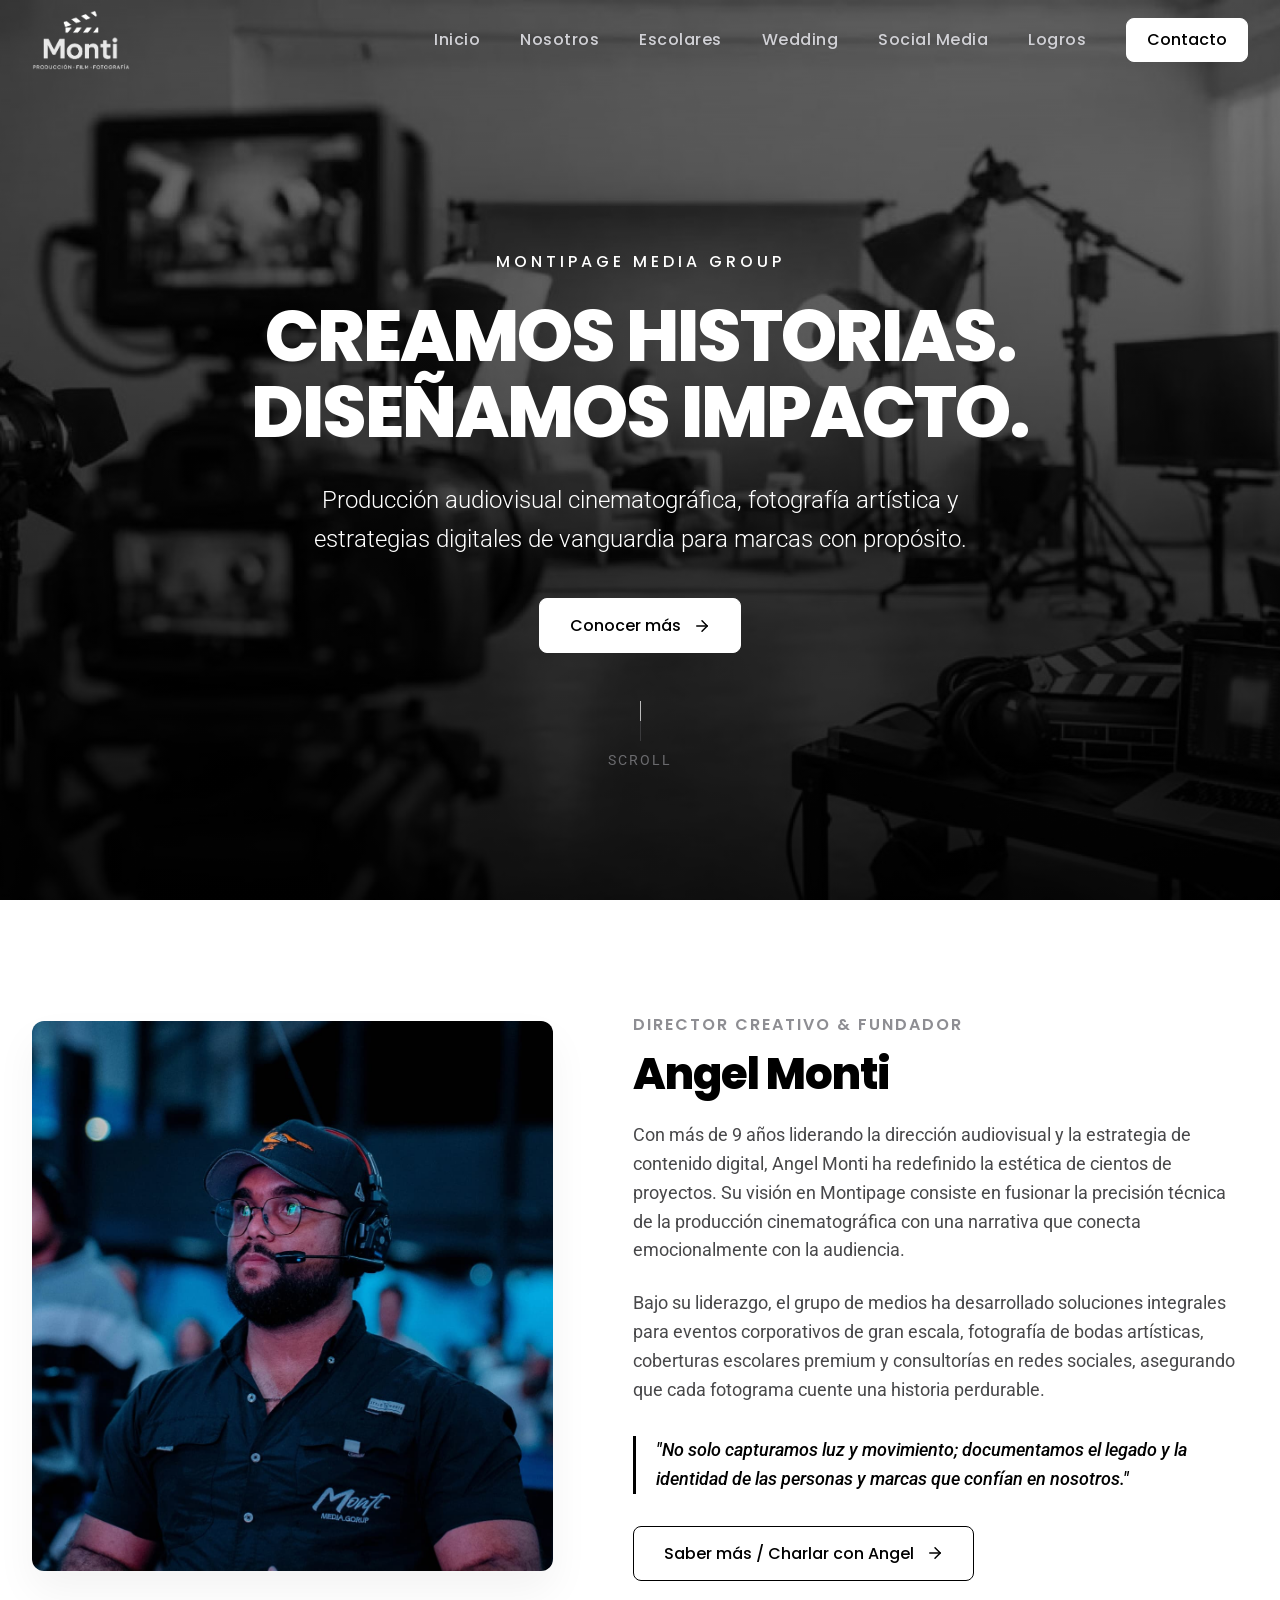
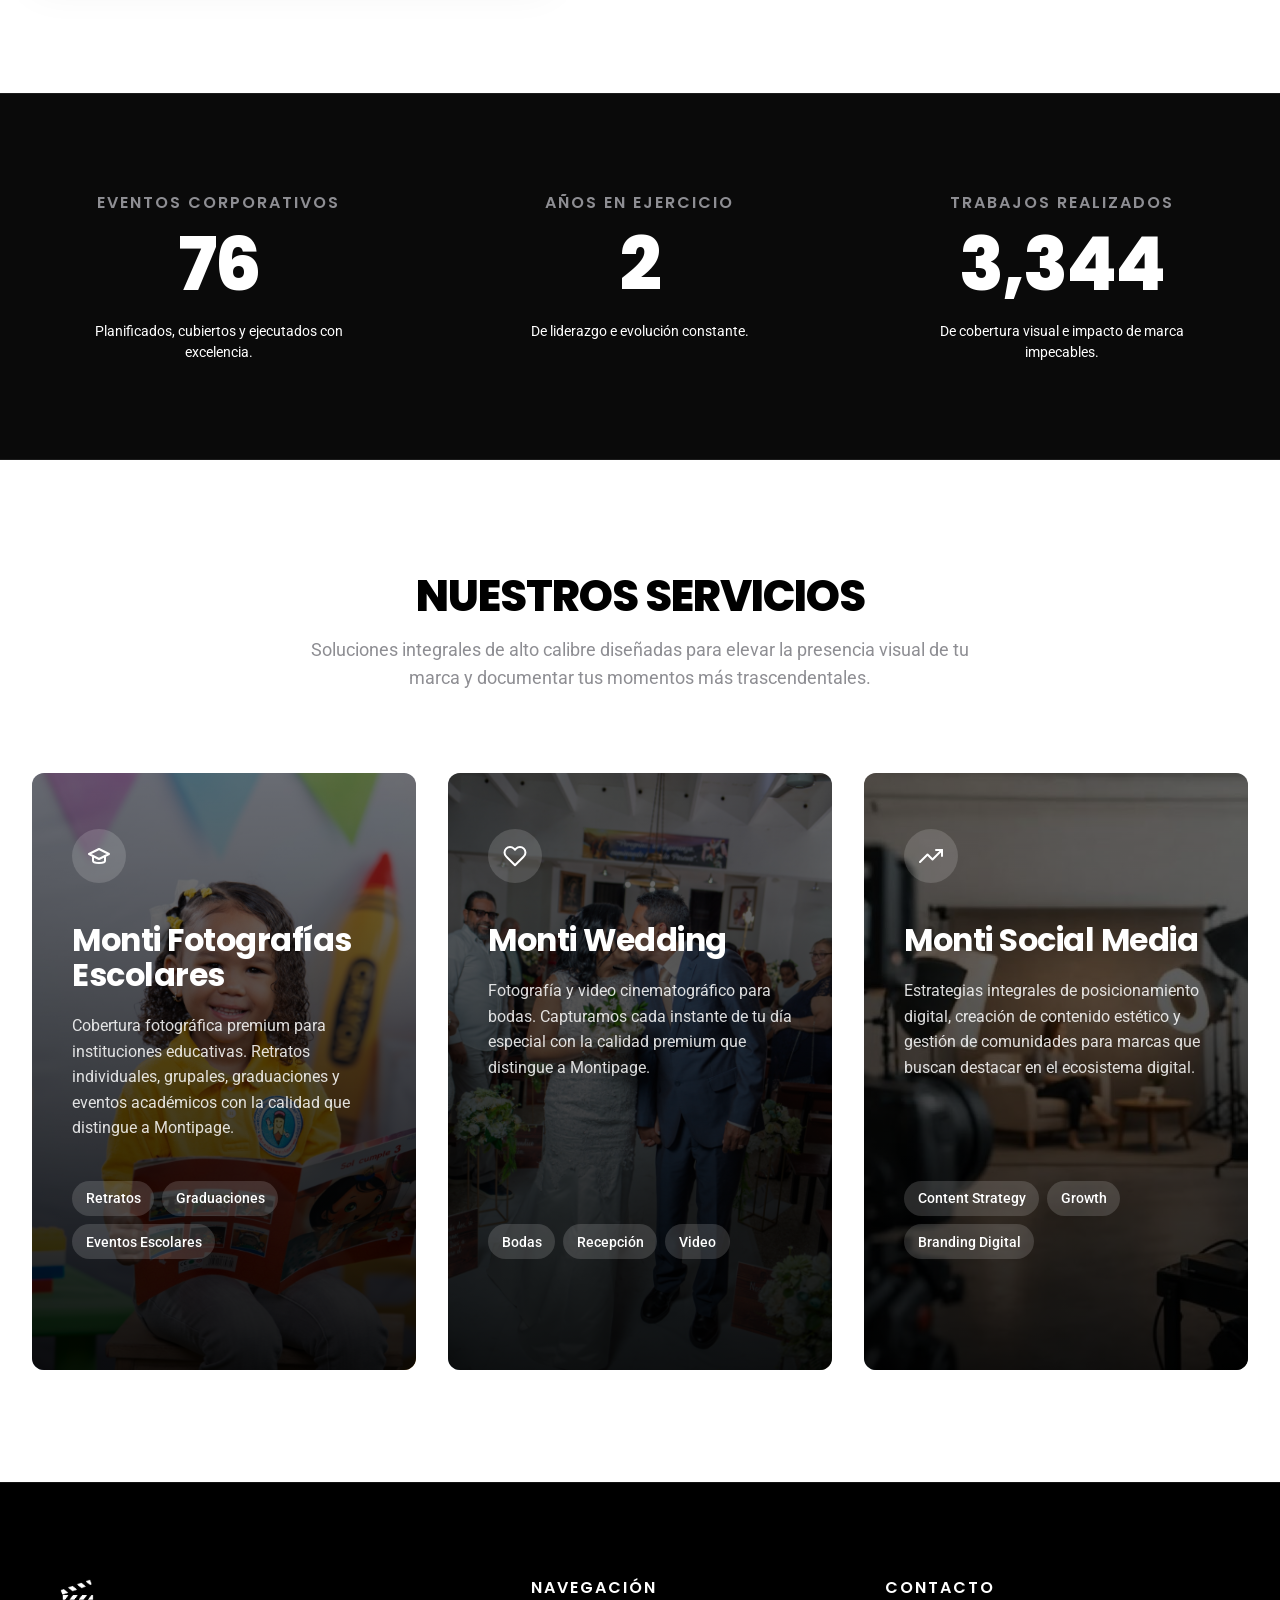
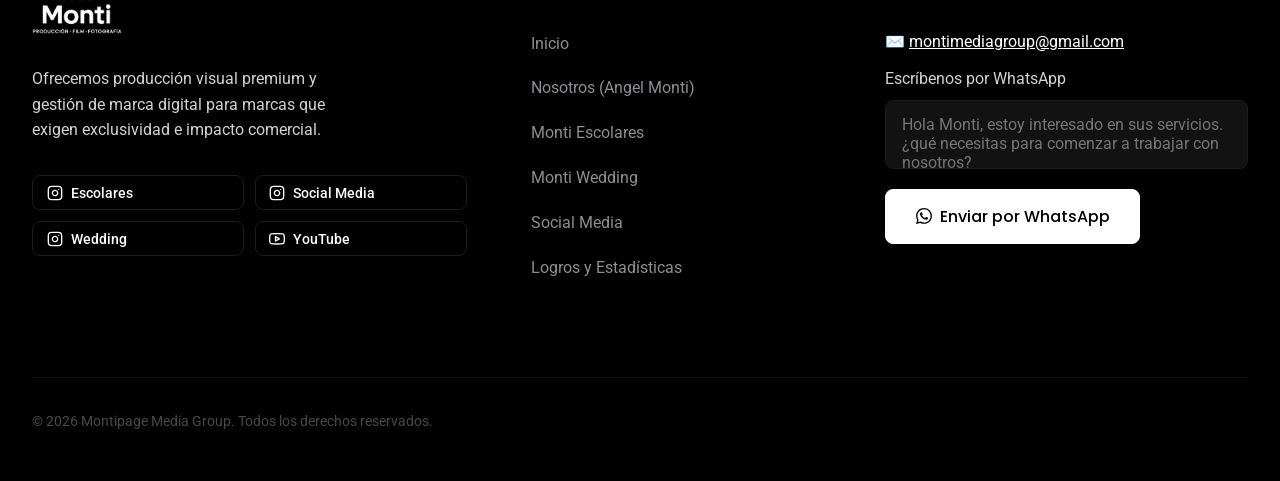
<file: index.html>
<!DOCTYPE html>
<html lang="es">

<head>
  <meta charset="UTF-8">
  <meta name="viewport" content="width=device-width, initial-scale=1.0">
  <title>Montipage | Grupo de Medios - Producción Audiovisual y Fotografía</title>
  <meta name="description"
    content="Montipage es un grupo de medios líder especializado en producción audiovisual, fotografía profesional de eventos y bodas, y estrategias avanzadas de social media. Dirigido por Angel Monti.">

  <!-- SEO & Open Graph -->
  <meta property="og:title" content="Montipage | Grupo de Medios">
  <meta property="og:description"
    content="Especialistas en producción audiovisual, fotografía profesional y estrategias avanzadas de social media bajo la dirección creativa de Angel Monti.">
  <meta property="og:type" content="website">
  <meta property="og:url" content="https://montipage.com">

  <!-- Preload first hero image for faster initial load -->
  <link rel="preload" href="img/hero/5983f1442f086c32ec95da35b7cead0c.jpg" as="image">

  <!-- CSS Links -->
  <link rel="stylesheet" href="css/base.css">
  <link rel="stylesheet" href="css/layout.css">
  <link rel="stylesheet" href="css/hero.css">
  <link rel="stylesheet" href="css/components.css?v=4">
  <link rel="stylesheet" href="index.css?v=4">
</head>

<body>

  <!-- ==========================================
       HEADER / NAVIGATION (cargado via partial)
       ========================================== -->
  <div data-include="partials/header.html" data-active-page="inicio" data-is-home="true"></div>

  <!-- ==========================================
       HERO SECTION (Photo Carousel Background)
       ========================================== -->
  <!-- Imagen 1 como fondo estático del hero (visible al instante) -->
  <section class="hero hero-bw" id="hero"
    style="background-image:url('img/hero/5983f1442f086c32ec95da35b7cead0c.jpg'); background-size:cover; background-position:center 30%;">

    <!-- Carrusel: imágenes 2-14 se desvanecen sobre el fondo estático (13 slides) -->
    <div class="hero-carousel-bg" data-src="img/hero/GI9C3144.jpg"
      style="background-image:url('img/hero/GI9C3144.jpg')"></div>
    <div class="hero-carousel-bg" data-src="img/hero/GI9C3869.jpg"></div>
    <div class="hero-carousel-bg" data-src="img/hero/WhatsApp%20Image%202026-07-18%20at%2011.08.11%20AM-2.jpeg"></div>
    <div class="hero-carousel-bg" data-src="img/hero/WhatsApp%20Image%202026-07-18%20at%2011.08.19%20AM.jpeg"></div>
    <div class="hero-carousel-bg" data-src="img/hero/WhatsApp%20Image%202026-07-18%20at%2011.08.20%20AM.jpeg"></div>
    <div class="hero-carousel-bg" data-src="img/hero/WhatsApp%20Image%202026-07-18%20at%2011.08.21%20AM.jpeg"></div>
    <div class="hero-carousel-bg" data-src="img/hero/WhatsApp%20Image%202026-07-18%20at%2011.08.40%20AM.jpeg"></div>
    <div class="hero-carousel-bg" data-src="img/hero/WhatsApp%20Image%202026-07-18%20at%2011.08.54%20AM-2.jpeg"></div>
    <div class="hero-carousel-bg" data-src="img/hero/WhatsApp%20Image%202026-07-18%20at%2011.08.54%20AM.jpeg"></div>
    <div class="hero-carousel-bg" data-src="img/hero/WhatsApp%20Image%202026-07-18%20at%2011.08.55%20AM.jpeg"></div>
    <div class="hero-carousel-bg" data-src="img/hero/WhatsApp%20Image%202026-07-18%20at%2011.08.56%20AM-2.jpeg"></div>
    <div class="hero-carousel-bg" data-src="img/hero/WhatsApp%20Image%202026-07-18%20at%2011.08.56%20AM.jpeg"></div>
    <div class="hero-carousel-bg" data-src="img/hero/WhatsApp%20Image%202026-07-28%20at%206.28.18%20PM.jpeg"></div>

    <div class="hero-overlay"></div>

    <div class="hero-content">
      <p class="hero-tagline">Montipage Media Group</p>
      <h1 class="hero-title">CREAMOS HISTORIAS.<br>DISEÑAMOS IMPACTO.</h1>
      <p class="hero-subtitle">Producción audiovisual cinematográfica, fotografía artística y estrategias digitales de
        vanguardia para marcas con propósito.</p>
      <div class="hero-actions">
        <a href="#about" class="btn btn-light">
          Conocer más
          <svg width="18" height="18" viewBox="0 0 24 24" fill="none" stroke="currentColor" stroke-width="2"
            stroke-linecap="round" stroke-linejoin="round">
            <line x1="5" y1="12" x2="19" y2="12"></line>
            <polyline points="12 5 19 12 12 19"></polyline>
          </svg>
        </a>
      </div>
      <div class="hero-scroll-indicator">
        <span></span>
        SCROLL
      </div>
    </div>
  </section>

  <!-- ==========================================
       ABOUT / LEADER SECTION (Angel Monti)
       ========================================== -->
  <section class="section about-section" id="about">
    <div class="container">
      <div class="about-grid">
        <div class="about-image-wrapper reveal">
          <img src="angel_monti.jpeg" alt="Angel Monti Portrait" class="about-img" loading="lazy">
        </div>
        <div class="about-content reveal delay-200">
          <p class="about-title-tag">Director Creativo & Fundador</p>
          <h2 class="about-name">Angel Monti</h2>
          <p class="about-description">
            Con más de 9 años liderando la dirección audiovisual y la estrategia de contenido digital, Angel Monti ha
            redefinido la estética de cientos de proyectos. Su visión en Montipage consiste en fusionar la precisión
            técnica de la producción cinematográfica con una narrativa que conecta emocionalmente con la audiencia.
          </p>
          <p class="about-description">
            Bajo su liderazgo, el grupo de medios ha desarrollado soluciones integrales para eventos corporativos de
            gran escala, fotografía de bodas artísticas, coberturas escolares premium y consultorías en redes sociales,
            asegurando que cada fotograma cuente una historia perdurable.
          </p>
          <div class="about-quote">
            "No solo capturamos luz y movimiento; documentamos el legado y la identidad de las personas y marcas que
            confían en nosotros."
          </div>
          <a href="#contact" class="btn btn-outline">
            Saber más / Charlar con Angel
            <svg width="18" height="18" viewBox="0 0 24 24" fill="none" stroke="currentColor" stroke-width="2"
              stroke-linecap="round" stroke-linejoin="round">
              <line x1="5" y1="12" x2="19" y2="12"></line>
              <polyline points="12 5 19 12 12 19"></polyline>
            </svg>
          </a>
        </div>
      </div>
    </div>
  </section>

  <!-- ==========================================
       LOGROS / STATISTICS SECTION
       ========================================== -->
  <section class="stats-section" id="stats">
    <div class="container">
      <div class="stats-grid">
        <!-- Stat Item 1 -->
        <div class="stat-item reveal">
          <span class="stat-label">Eventos Corporativos</span>
          <div class="stat-number" data-target="250">0</div>
          <p class="stat-desc">Planificados, cubiertos y ejecutados con excelencia.</p>
        </div>
        <!-- Stat Item 2 -->
        <div class="stat-item reveal delay-100">
          <span class="stat-label">Años en Ejercicio</span>
          <div class="stat-number" data-target="9">0</div>
          <p class="stat-desc">De liderazgo e evolución constante.</p>
        </div>
        <!-- Stat Item 3 -->
        <div class="stat-item reveal delay-200">
          <span class="stat-label">Trabajos Realizados</span>
          <div class="stat-number" data-target="11000">0</div>
          <p class="stat-desc">De cobertura visual e impacto de marca impecables.</p>
        </div>
      </div>
    </div>
  </section>

  <!-- ==========================================
       SERVICIOS / SERVICES SECTION
       ========================================== -->
  <section class="section services-section" id="services">
    <div class="container">
      <div class="services-header reveal">
        <h2>NUESTROS SERVICIOS</h2>
        <p>Soluciones integrales de alto calibre diseñadas para elevar la presencia visual de tu marca y documentar tus
          momentos más trascendentales.</p>
      </div>

      <div class="services-grid">
        <!-- Service Card 1: Monti Fotografías Escolares -->
        <a href="monti-escolares.html"
          class="service-card service-card-image service-card-escolar service-card-link reveal">
          <div class="service-card-overlay"></div>
          <div class="service-card-content">
            <div>
              <div class="service-icon">
                <svg width="24" height="24" viewBox="0 0 24 24" fill="none" stroke="currentColor" stroke-width="2"
                  stroke-linecap="round" stroke-linejoin="round">
                  <path d="M22 10l-10-5L2 10l10 5 10-5z"></path>
                  <path d="M6 12v5c0 1.1 2.7 2 6 2s6-.9 6-2v-5"></path>
                </svg>
              </div>
              <h3 class="service-title">Monti Fotografías Escolares</h3>
              <p class="service-desc">Cobertura fotográfica premium para instituciones educativas. Retratos
                individuales,
                grupales, graduaciones y eventos académicos con la calidad que distingue a Montipage.</p>
            </div>
            <div class="service-tags">
              <span class="service-tag">Retratos</span>
              <span class="service-tag">Graduaciones</span>
              <span class="service-tag">Eventos Escolares</span>
            </div>
          </div>
        </a>

        <!-- Service Card 2: Monti Wedding -->
        <a href="monti-estudio.html"
          class="service-card service-card-image service-card-wedding service-card-link reveal delay-100">
          <div class="service-card-overlay"></div>
          <div class="service-card-content">
            <div>
              <div class="service-icon">
                <svg width="24" height="24" viewBox="0 0 24 24" fill="none" stroke="currentColor" stroke-width="2"
                  stroke-linecap="round" stroke-linejoin="round">
                  <path
                    d="M20.84 4.61a5.5 5.5 0 0 0-7.78 0L12 5.67l-1.06-1.06a5.5 5.5 0 0 0-7.78 7.78l1.06 1.06L12 21.23l7.78-7.78 1.06-1.06a5.5 5.5 0 0 0 0-7.78z">
                  </path>
                </svg>
              </div>
              <h3 class="service-title">Monti Wedding</h3>
              <p class="service-desc">Fotografía y video cinematográfico para bodas. Capturamos cada instante de tu día
                especial con la calidad premium que distingue a Montipage.</p>
            </div>
            <div class="service-tags">
              <span class="service-tag">Bodas</span>
              <span class="service-tag">Recepción</span>
              <span class="service-tag">Video</span>
            </div>
          </div>
        </a>

        <!-- Service Card 3: Monti Social Media -->
        <a href="monti-social.html"
          class="service-card service-card-image service-card-social service-card-link reveal delay-300">
          <div class="service-card-overlay"></div>
          <div class="service-card-content">
            <div>
              <div class="service-icon">
                <svg width="24" height="24" viewBox="0 0 24 24" fill="none" stroke="currentColor" stroke-width="2"
                  stroke-linecap="round" stroke-linejoin="round">
                  <polyline points="23 6 13.5 15.5 8.5 10.5 1 18"></polyline>
                  <polyline points="17 6 23 6 23 12"></polyline>
                </svg>
              </div>
              <h3 class="service-title">Monti Social Media</h3>
              <p class="service-desc">Estrategias integrales de posicionamiento digital, creación de contenido estético
                y
                gestión de comunidades para marcas que buscan destacar en el ecosistema digital.</p>
            </div>
            <div class="service-tags">
              <span class="service-tag">Content Strategy</span>
              <span class="service-tag">Growth</span>
              <span class="service-tag">Branding Digital</span>
            </div>
          </div>
        </a>
      </div>
    </div>
  </section>

  <!-- ==========================================
       FOOTER & CONTACT (cargado via partial)
       ========================================== -->
  <div data-include="partials/footer.html" data-is-home="true"></div>

  <!-- ==========================================
       JAVASCRIPT
       ========================================== -->
  <script src="app.js"></script>
</body>

</html>
</file>
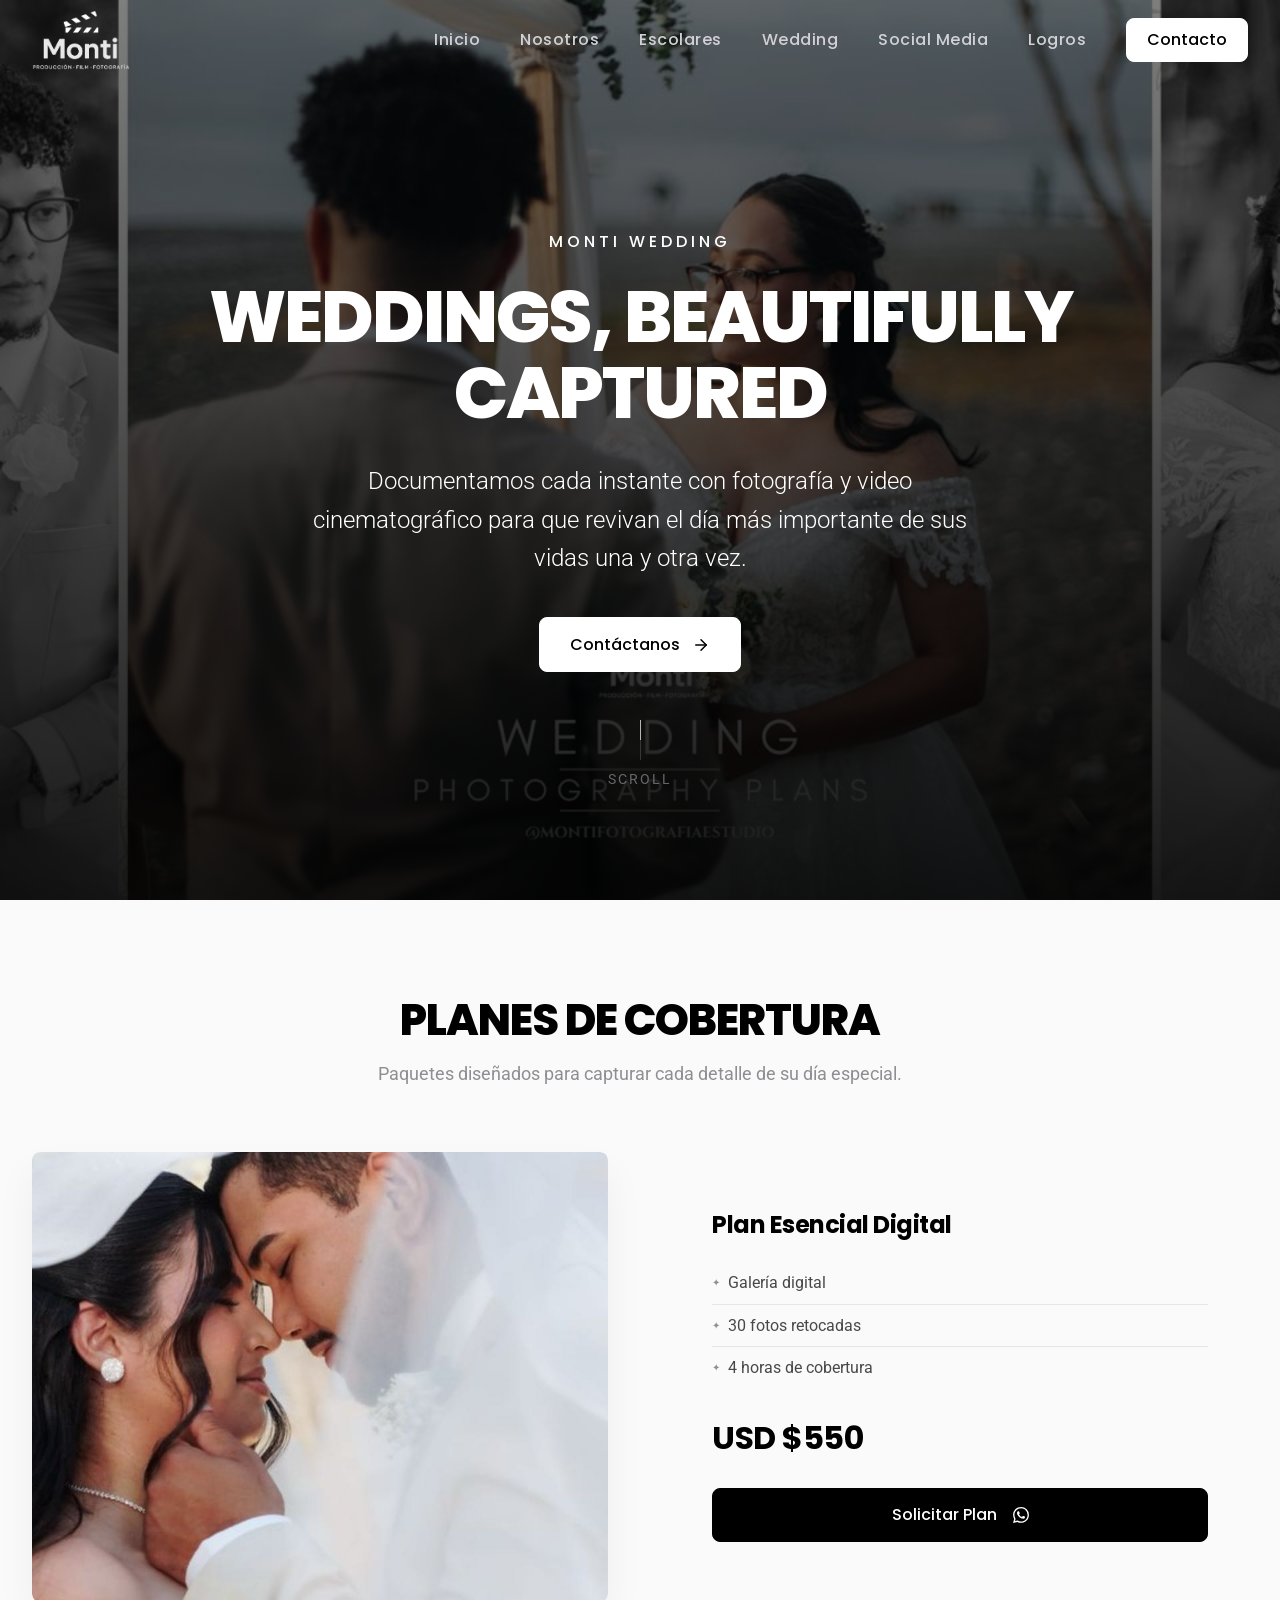
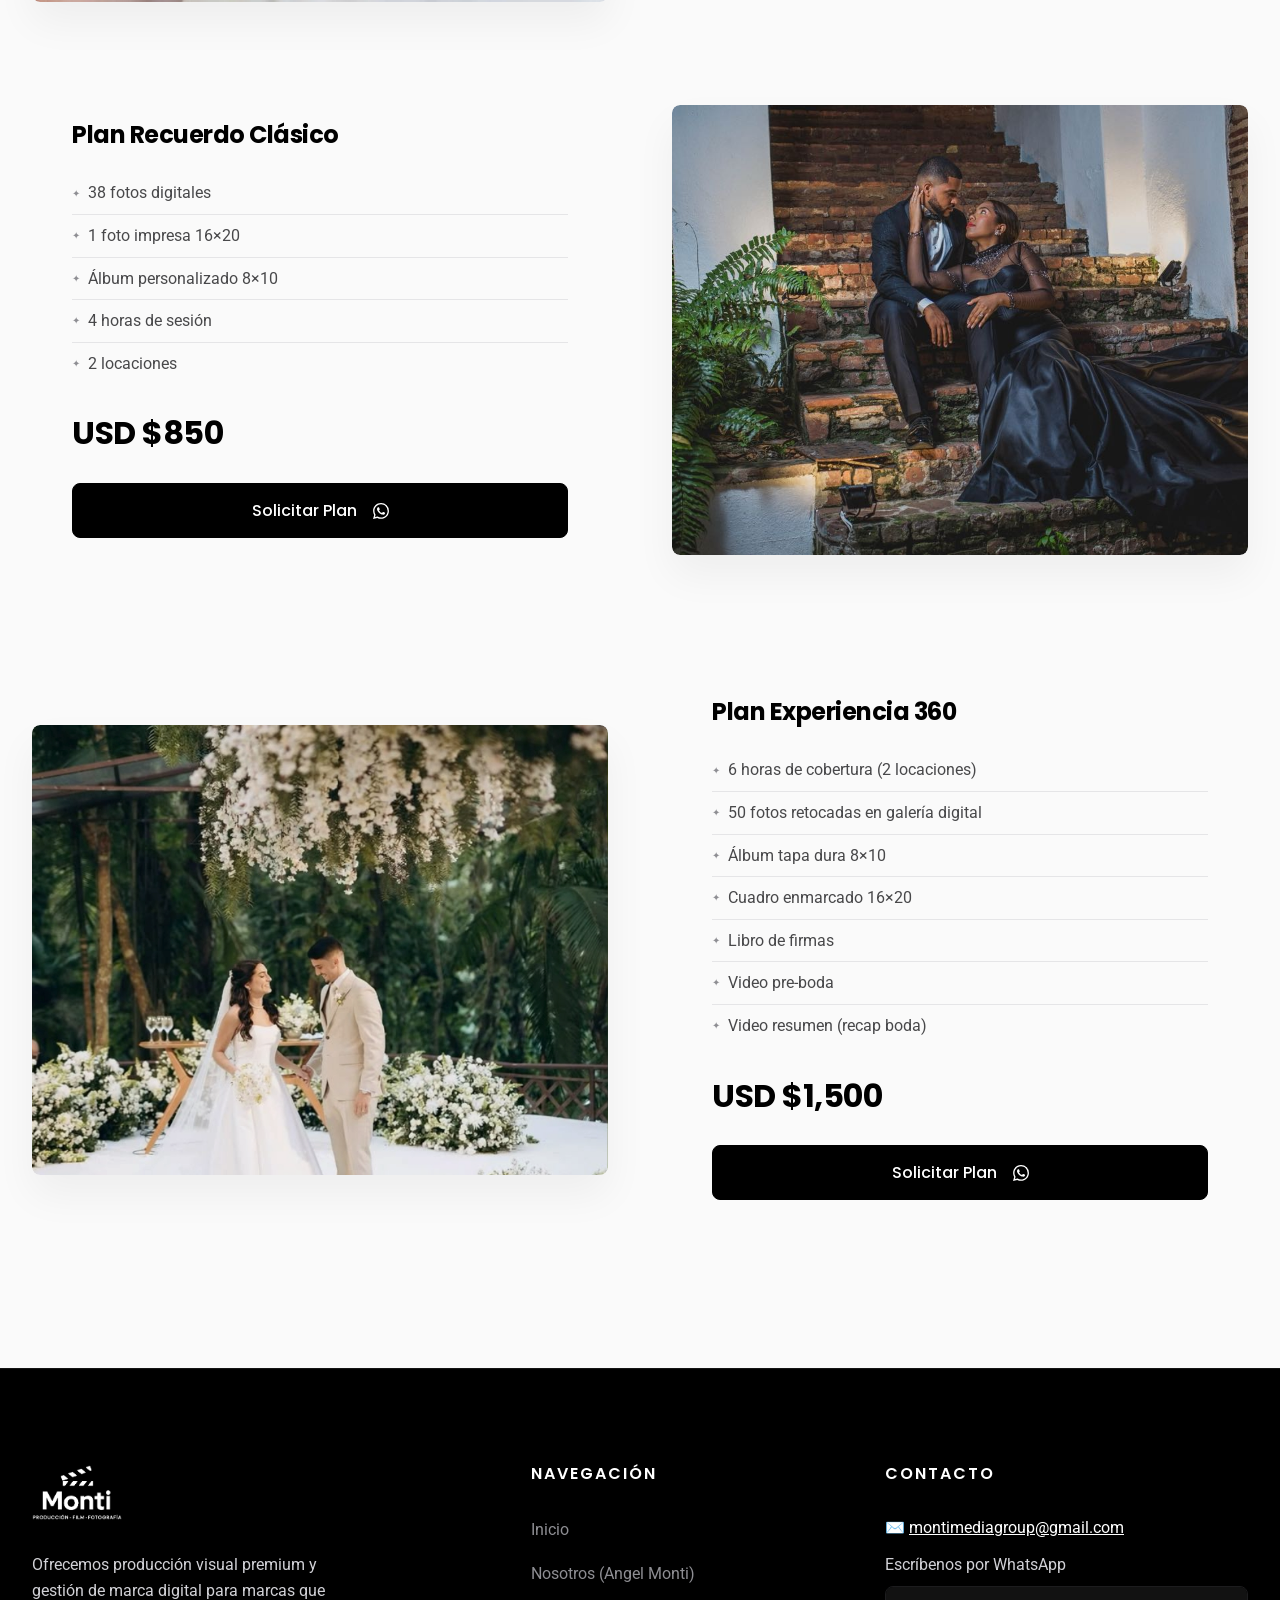
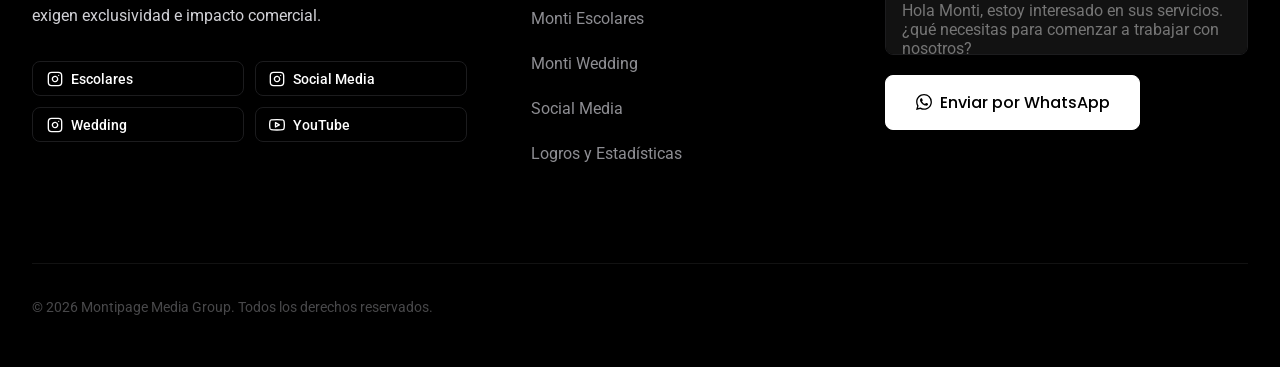
<file: monti-estudio.html>
<!DOCTYPE html>
<html lang="es">

<head>
    <meta charset="UTF-8">
    <meta name="viewport" content="width=device-width, initial-scale=1.0">
    <title>Monti Wedding | Montipage</title>
    <meta name="description"
        content="Fotografía y video cinematográfico para bodas. Capturamos cada instante de tu día especial con la calidad premium de Montipage.">

    <!-- SEO & Open Graph -->
    <meta property="og:title" content="Monti Wedding | Montipage">
    <meta property="og:description"
        content="Documentamos cada instante con fotografía y video cinematográfico para que revivan el día más importante de sus vidas una y otra vez.">
    <meta property="og:type" content="website">
    <meta property="og:url" content="https://montipage.com/monti-estudio">

    <!-- CSS Link -->
    <link rel="stylesheet" href="css/base.css">
    <link rel="stylesheet" href="css/layout.css">
    <link rel="stylesheet" href="css/hero.css">
    <link rel="stylesheet" href="css/components.css?v=4">
    <link rel="stylesheet" href="css/pages/wedding.css">
    <link rel="stylesheet" href="index.css?v=4">
</head>

<body>

    <!-- ==========================================
       HEADER / NAVIGATION (cargado via partial)
       ========================================== -->
    <div data-include="partials/header.html" data-active-page="wedding"></div>

    <!-- ==========================================
       WEDDING HERO
       ========================================== -->
    <!-- Imagen 1 como fondo estático del hero (visible al instante) -->
    <section class="hero hero-sm" id="hero"
        style="background-image:url('img/wedding/hero/1.jpg'); background-size:cover; background-position:center 30%;">
        <div class="wedding-hero-bg" data-src="img/wedding/hero/11.jpg"
            style="background-image:url('img/wedding/hero/11.jpg')"></div>
        <div class="wedding-hero-bg" data-src="img/wedding/hero/13.jpg"></div>
        <div class="wedding-hero-bg" data-src="img/wedding/hero/15.jpg"></div>
        <div class="wedding-hero-bg" data-src="img/wedding/hero/18.jpg"></div>
        <div class="hero-overlay"></div>
        <div class="hero-content">
            <p class="hero-tagline wedding-tagline">Monti Wedding</p>
            <h1 class="hero-title wedding-title">WEDDINGS, BEAUTIFULLY CAPTURED</h1>
            <p class="hero-subtitle wedding-subtitle">Documentamos cada instante con fotografía y video
                cinematográfico para que revivan el día más importante de sus vidas una y otra vez.</p>
            <div class="hero-actions">
                <a href="#contact" class="btn btn-light">
                    Contáctanos
                    <svg width="18" height="18" viewBox="0 0 24 24" fill="none" stroke="currentColor" stroke-width="2"
                        stroke-linecap="round" stroke-linejoin="round">
                        <line x1="5" y1="12" x2="19" y2="12"></line>
                        <polyline points="12 5 19 12 12 19"></polyline>
                    </svg>
                </a>
            </div>
            <div class="hero-scroll-indicator">
                <span></span>
                SCROLL
            </div>
        </div>
    </section>

    <!-- ==========================================
       WEDDING PLANS - Alternating Layout
       ========================================== -->
    <section class="section-wedding-plans" id="wedding-plans">
        <div class="container">

            <div class="section-header reveal">
                <h2>PLANES DE COBERTURA</h2>
                <p>Paquetes diseñados para capturar cada detalle de su día especial.</p>
            </div>

            <!-- Plan 1: Esencial Digital (Imagen izquierda / Plan derecha) -->
            <div class="split-layout reveal" style="margin-bottom: 5rem;">
                <div class="split-image wedding-image-wrapper">
                    <img src="img/wedding/plan-esencial.jpg" alt="Plan Esencial Digital" class="wedding-image"
                        loading="lazy">
                </div>
                <div class="split-content wedding-plan-card">
                    <h3>Plan Esencial Digital</h3>
                    <ul class="wedding-plan-features">
                        <li>Galería digital</li>
                        <li>30 fotos retocadas</li>
                        <li>4 horas de cobertura</li>
                    </ul>
                    <div class="wedding-plan-price">USD $550</div>
                    <a href="https://wa.me/18097124444?text=Hola%20Monti%2C%20estoy%20interesado%20en%20el%20Plan%20Esencial%20Digital%20%28USD%20%24550%29.%20%C2%BFqu%C3%A9%20necesitas%20para%20comenzar%20a%20trabajar%20con%20nosotros%3F"
                        target="_blank" class="btn btn-primary plan-cta">
                        Solicitar Plan
                        <svg width="16" height="16" viewBox="0 0 24 24" fill="currentColor"
                            style="margin-left: 8px; vertical-align: middle;">
                            <path
                                d="M17.472 14.382c-.297-.149-1.758-.867-2.03-.967-.273-.099-.471-.148-.67.15-.197.297-.767.966-.94 1.164-.173.199-.347.223-.644.075-.297-.15-1.255-.463-2.39-1.475-.883-.788-1.48-1.761-1.653-2.059-.173-.297-.018-.458.13-.606.134-.133.298-.347.446-.52.149-.174.198-.298.298-.497.099-.198.05-.371-.025-.52-.075-.149-.669-1.612-.916-2.207-.242-.579-.487-.5-.669-.51-.173-.008-.371-.01-.57-.01-.198 0-.52.074-.792.372-.272.297-1.04 1.016-1.04 2.479 0 1.462 1.065 2.875 1.213 3.074.149.198 2.096 3.2 5.077 4.487.709.306 1.262.489 1.694.625.712.227 1.36.195 1.871.118.571-.085 1.758-.719 2.006-1.413.248-.694.248-1.289.173-1.413-.074-.124-.272-.198-.57-.347m-5.421 7.403h-.004a9.87 9.87 0 01-5.031-1.378l-.361-.214-3.741.982.998-3.648-.235-.374a9.86 9.86 0 01-1.51-5.26c.001-5.45 4.436-9.884 9.888-9.884 2.64 0 5.122 1.03 6.988 2.898a9.825 9.825 0 012.893 6.994c-.003 5.45-4.437 9.884-9.885 9.884m8.413-18.297A11.815 11.815 0 0012.05 0C5.495 0 .16 5.335.157 11.892c0 2.096.547 4.142 1.588 5.945L.057 24l6.305-1.654a11.882 11.882 0 005.683 1.448h.005c6.554 0 11.89-5.335 11.893-11.893a11.821 11.821 0 00-3.48-8.413z" />
                        </svg>
                    </a>
                </div>
            </div>

            <!-- Plan 2: Recuerdo Clásico (Plan izquierda / Imagen derecha) -->
            <div class="split-layout reverse reveal" style="margin-bottom: 5rem;">
                <div class="split-content wedding-plan-card">
                    <h3>Plan Recuerdo Clásico</h3>
                    <ul class="wedding-plan-features">
                        <li>38 fotos digitales</li>
                        <li>1 foto impresa 16&times;20</li>
                        <li>Álbum personalizado 8&times;10</li>
                        <li>4 horas de sesión</li>
                        <li>2 locaciones</li>
                    </ul>
                    <div class="wedding-plan-price">USD $850</div>
                    <a href="https://wa.me/18097124444?text=Hola%20Monti%2C%20estoy%20interesado%20en%20el%20Plan%20Recuerdo%20Cl%C3%A1sico%20%28USD%20%24850%29.%20%C2%BFqu%C3%A9%20necesitas%20para%20comenzar%20a%20trabajar%20con%20nosotros%3F"
                        target="_blank" class="btn btn-primary plan-cta">
                        Solicitar Plan
                        <svg width="16" height="16" viewBox="0 0 24 24" fill="currentColor"
                            style="margin-left: 8px; vertical-align: middle;">
                            <path
                                d="M17.472 14.382c-.297-.149-1.758-.867-2.03-.967-.273-.099-.471-.148-.67.15-.197.297-.767.966-.94 1.164-.173.199-.347.223-.644.075-.297-.15-1.255-.463-2.39-1.475-.883-.788-1.48-1.761-1.653-2.059-.173-.297-.018-.458.13-.606.134-.133.298-.347.446-.52.149-.174.198-.298.298-.497.099-.198.05-.371-.025-.52-.075-.149-.669-1.612-.916-2.207-.242-.579-.487-.5-.669-.51-.173-.008-.371-.01-.57-.01-.198 0-.52.074-.792.372-.272.297-1.04 1.016-1.04 2.479 0 1.462 1.065 2.875 1.213 3.074.149.198 2.096 3.2 5.077 4.487.709.306 1.262.489 1.694.625.712.227 1.36.195 1.871.118.571-.085 1.758-.719 2.006-1.413.248-.694.248-1.289.173-1.413-.074-.124-.272-.198-.57-.347m-5.421 7.403h-.004a9.87 9.87 0 01-5.031-1.378l-.361-.214-3.741.982.998-3.648-.235-.374a9.86 9.86 0 01-1.51-5.26c.001-5.45 4.436-9.884 9.888-9.884 2.64 0 5.122 1.03 6.988 2.898a9.825 9.825 0 012.893 6.994c-.003 5.45-4.437 9.884-9.885 9.884m8.413-18.297A11.815 11.815 0 0012.05 0C5.495 0 .16 5.335.157 11.892c0 2.096.547 4.142 1.588 5.945L.057 24l6.305-1.654a11.882 11.882 0 005.683 1.448h.005c6.554 0 11.89-5.335 11.893-11.893a11.821 11.821 0 00-3.48-8.413z" />
                        </svg>
                    </a>
                </div>
                <div class="split-image wedding-image-wrapper">
                    <img src="img/wedding/plan-recuerdo.jpg" alt="Plan Recuerdo Clásico" class="wedding-image"
                        loading="lazy">
                </div>
            </div>

            <!-- Plan 3: Experiencia 360 (Imagen izquierda / Plan derecha) -->
            <div class="split-layout reveal" style="margin-bottom: 2rem;">
                <div class="split-image wedding-image-wrapper">
                    <img src="img/wedding/plan-experiencia.png" alt="Plan Experiencia 360" class="wedding-image"
                        loading="lazy">
                </div>
                <div class="split-content wedding-plan-card">
                    <h3>Plan Experiencia 360</h3>
                    <ul class="wedding-plan-features">
                        <li>6 horas de cobertura (2 locaciones)</li>
                        <li>50 fotos retocadas en galería digital</li>
                        <li>Álbum tapa dura 8&times;10</li>
                        <li>Cuadro enmarcado 16&times;20</li>
                        <li>Libro de firmas</li>
                        <li>Video pre-boda</li>
                        <li>Video resumen (recap boda)</li>
                    </ul>
                    <div class="wedding-plan-price">USD $1,500</div>
                    <a href="https://wa.me/18097124444?text=Hola%20Monti%2C%20estoy%20interesado%20en%20el%20Plan%20Experiencia%20360%20%28USD%20%241%2C500%29.%20%C2%BFqu%C3%A9%20necesitas%20para%20comenzar%20a%20trabajar%20con%20nosotros%3F"
                        target="_blank" class="btn btn-primary plan-cta">
                        Solicitar Plan
                        <svg width="16" height="16" viewBox="0 0 24 24" fill="currentColor"
                            style="margin-left: 8px; vertical-align: middle;">
                            <path
                                d="M17.472 14.382c-.297-.149-1.758-.867-2.03-.967-.273-.099-.471-.148-.67.15-.197.297-.767.966-.94 1.164-.173.199-.347.223-.644.075-.297-.15-1.255-.463-2.39-1.475-.883-.788-1.48-1.761-1.653-2.059-.173-.297-.018-.458.13-.606.134-.133.298-.347.446-.52.149-.174.198-.298.298-.497.099-.198.05-.371-.025-.52-.075-.149-.669-1.612-.916-2.207-.242-.579-.487-.5-.669-.51-.173-.008-.371-.01-.57-.01-.198 0-.52.074-.792.372-.272.297-1.04 1.016-1.04 2.479 0 1.462 1.065 2.875 1.213 3.074.149.198 2.096 3.2 5.077 4.487.709.306 1.262.489 1.694.625.712.227 1.36.195 1.871.118.571-.085 1.758-.719 2.006-1.413.248-.694.248-1.289.173-1.413-.074-.124-.272-.198-.57-.347m-5.421 7.403h-.004a9.87 9.87 0 01-5.031-1.378l-.361-.214-3.741.982.998-3.648-.235-.374a9.86 9.86 0 01-1.51-5.26c.001-5.45 4.436-9.884 9.888-9.884 2.64 0 5.122 1.03 6.988 2.898a9.825 9.825 0 012.893 6.994c-.003 5.45-4.437 9.884-9.885 9.884m8.413-18.297A11.815 11.815 0 0012.05 0C5.495 0 .16 5.335.157 11.892c0 2.096.547 4.142 1.588 5.945L.057 24l6.305-1.654a11.882 11.882 0 005.683 1.448h.005c6.554 0 11.89-5.335 11.893-11.893a11.821 11.821 0 00-3.48-8.413z" />
                        </svg>
                    </a>
                </div>
            </div>

        </div>
    </section>

    <!-- ==========================================
       FOOTER & CONTACT (cargado via partial)
       ========================================== -->
    <div data-include="partials/footer.html"></div>

    <!-- ==========================================
       JAVASCRIPT
       ========================================== -->
    <script src="app.js"></script>
</body>

</html>
</file>
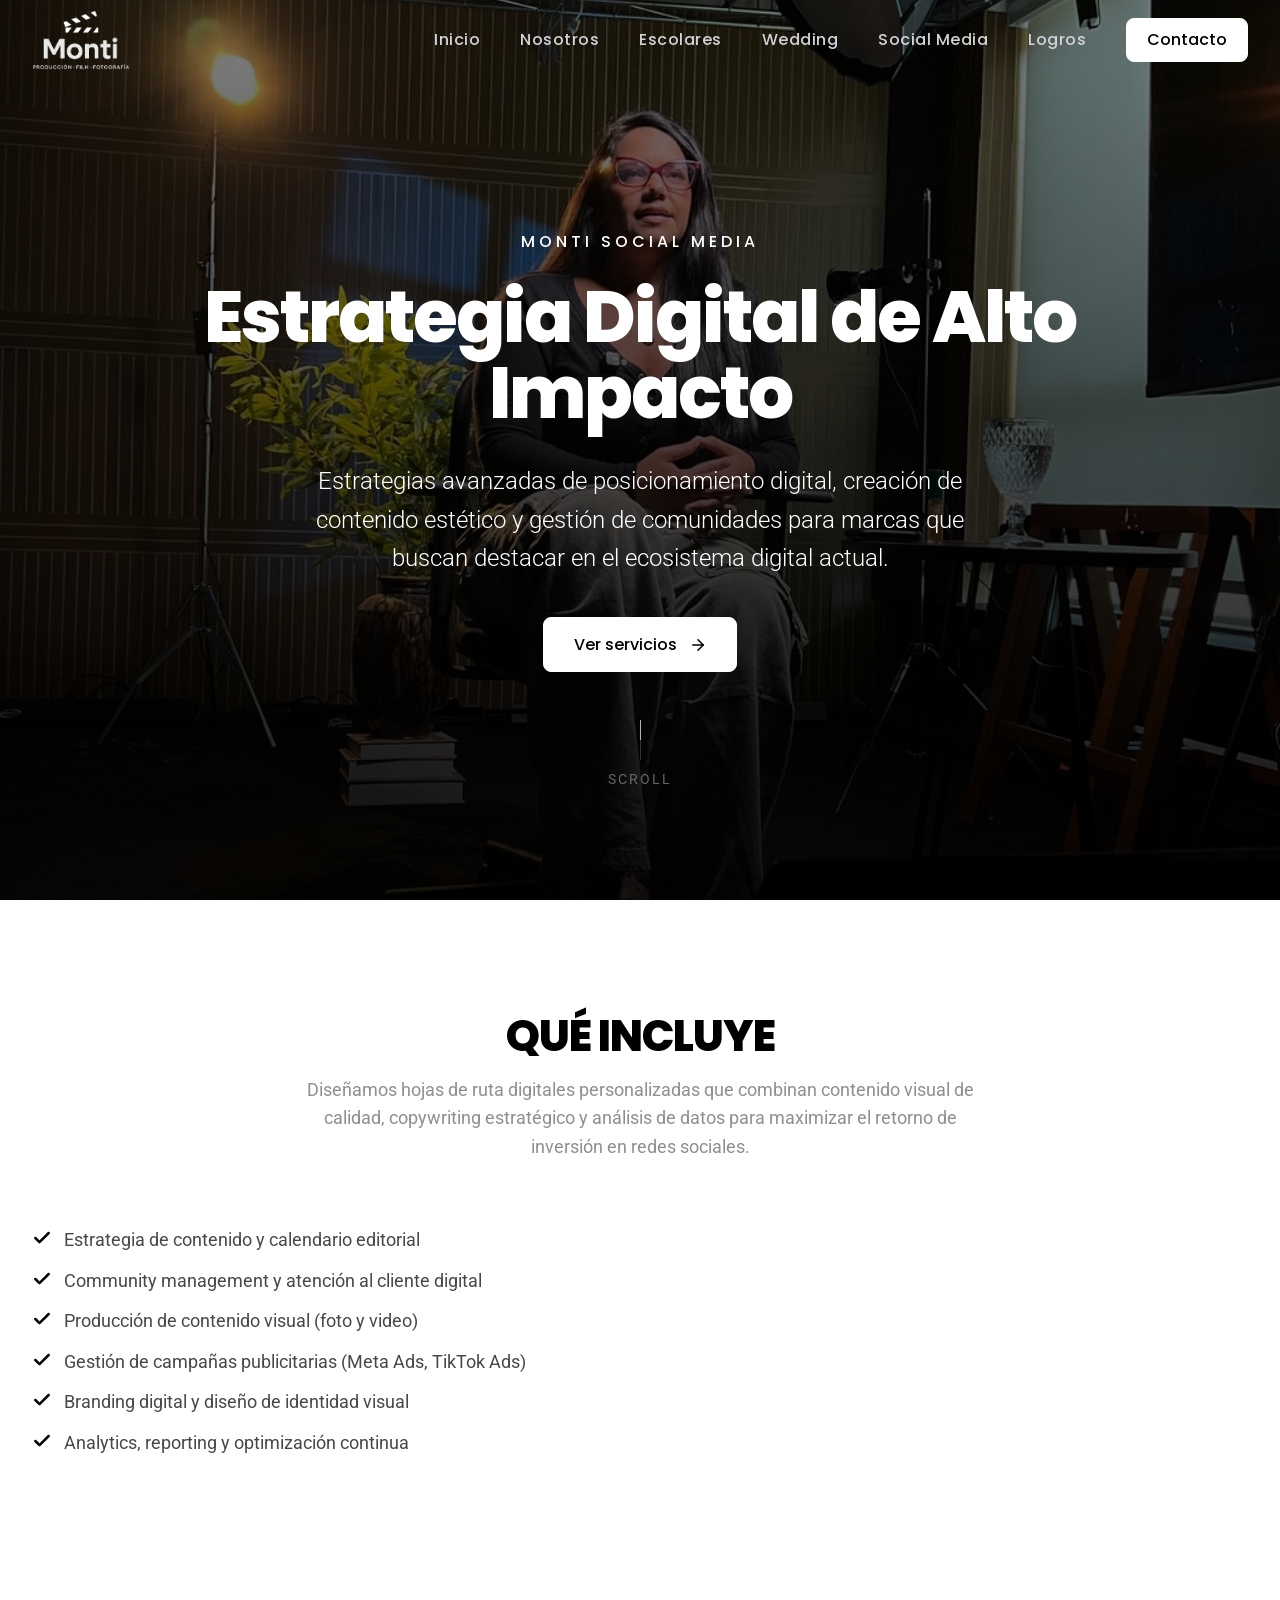
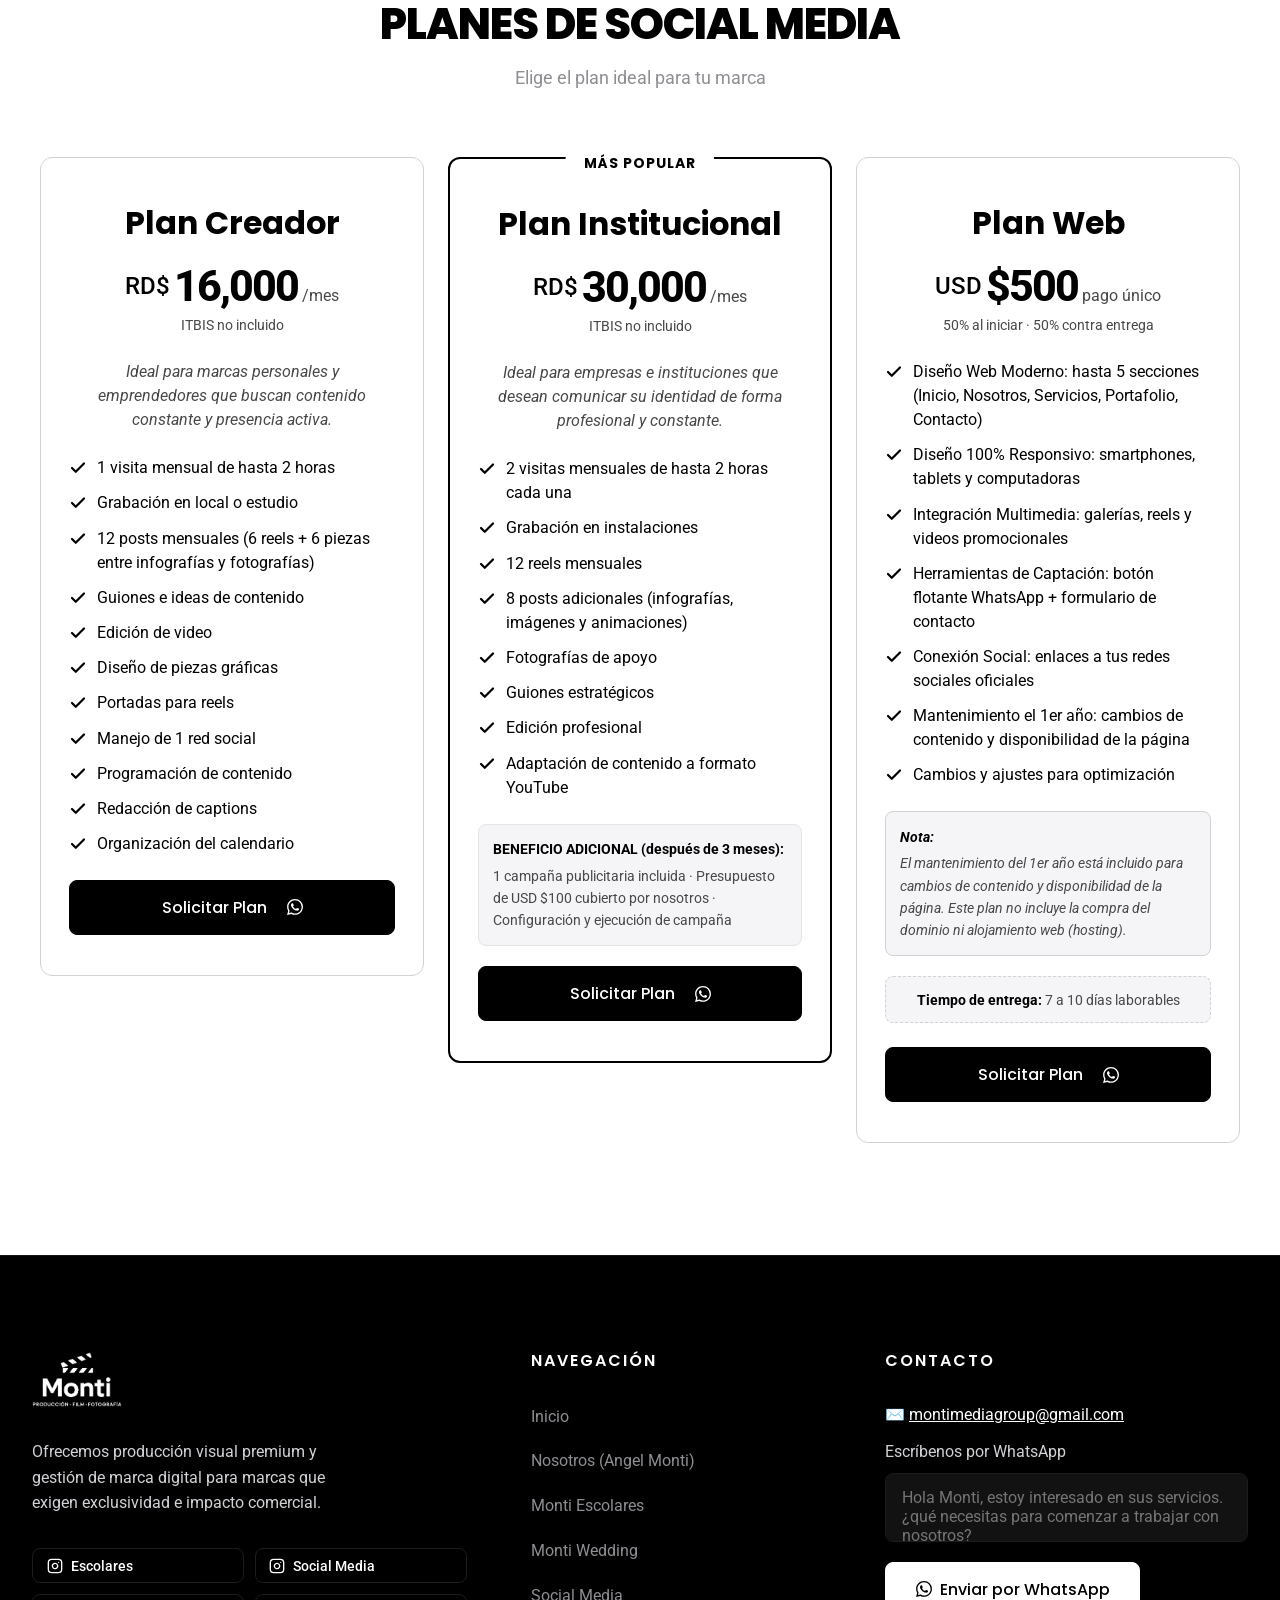
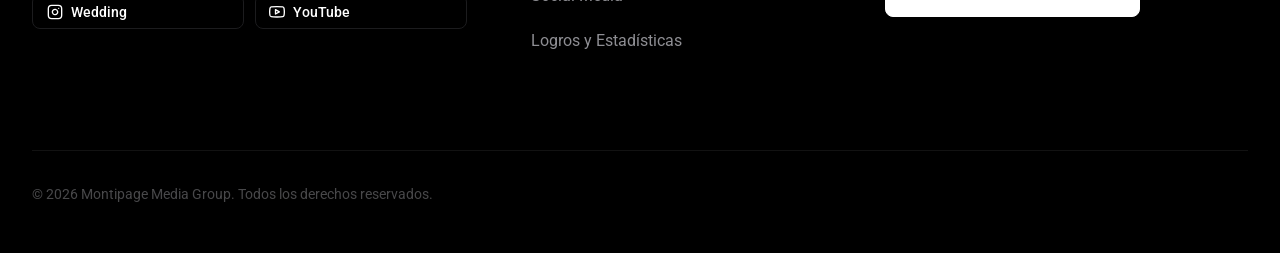
<file: monti-social.html>
<!DOCTYPE html>
<html lang="es">

<head>
    <meta charset="UTF-8">
    <meta name="viewport" content="width=device-width, initial-scale=1.0">
    <title>Social Media | Montipage</title>
    <meta name="description"
        content="Estrategias avanzadas de social media por Montipage. Content strategy, community management, ads, branding digital y analytics para marcas.">

    <!-- SEO & Open Graph -->
    <meta property="og:title" content="Social Media | Montipage">
    <meta property="og:description"
        content="Estrategias integrales de posicionamiento digital, creación de contenido estético y gestión de comunidades para marcas.">
    <meta property="og:type" content="website">
    <meta property="og:url" content="https://montipage.com/monti-social">

    <!-- CSS Link -->
    <link rel="stylesheet" href="css/base.css">
    <link rel="stylesheet" href="css/layout.css">
    <link rel="stylesheet" href="css/hero.css">
    <link rel="stylesheet" href="css/components.css?v=4">
    <link rel="stylesheet" href="css/pages/social.css?v=4">
    <link rel="stylesheet" href="index.css?v=4">
</head>

<body>

    <!-- ==========================================
       HEADER / NAVIGATION (cargado via partial)
       ========================================== -->
    <div data-include="partials/header.html" data-active-page="social"></div>

    <!-- ==========================================
       HERO SECTION
       ========================================== -->
    <section class="hero hero-sm hero-social" id="hero">
        <div class="hero-overlay"></div>
        <div class="hero-content">
            <p class="hero-tagline">Monti Social Media</p>
            <h1 class="hero-title">Estrategia Digital de Alto Impacto</h1>
            <p class="hero-subtitle">Estrategias avanzadas de posicionamiento digital, creación de contenido
                estético y gestión de comunidades para marcas que buscan destacar en el ecosistema digital actual.</p>
            <div class="hero-actions">
                <a href="#que-incluye" class="btn btn-light">
                    Ver servicios
                    <svg width="18" height="18" viewBox="0 0 24 24" fill="none" stroke="currentColor" stroke-width="2"
                        stroke-linecap="round" stroke-linejoin="round">
                        <line x1="5" y1="12" x2="19" y2="12"></line>
                        <polyline points="12 5 19 12 12 19"></polyline>
                    </svg>
                </a>
            </div>
            <div class="hero-scroll-indicator">
                <span></span>
                SCROLL
            </div>
        </div>
    </section>

    <!-- ==========================================
       QUÉ INCLUYE (Servicios de Social Media)
       ========================================== -->
    <section class="section" id="que-incluye">
        <div class="container">
            <div class="section-header reveal">
                <h2>QUÉ INCLUYE</h2>
                <p>Diseñamos hojas de ruta digitales personalizadas que combinan contenido visual de calidad,
                    copywriting estratégico y análisis de datos para maximizar el retorno de inversión en redes
                    sociales.</p>
            </div>

            <ul class="feature-list reveal">
                <li>Estrategia de contenido y calendario editorial</li>
                <li>Community management y atención al cliente digital</li>
                <li>Producción de contenido visual (foto y video)</li>
                <li>Gestión de campañas publicitarias (Meta Ads, TikTok Ads)</li>
                <li>Branding digital y diseño de identidad visual</li>
                <li>Analytics, reporting y optimización continua</li>
            </ul>
        </div>
    </section>

    <!-- ==========================================
       PLANES / PRICING CARDS
       ========================================== -->
    <section class="section" id="planes-social">
        <div class="container">

            <div class="section-header reveal">
                <h2>PLANES DE SOCIAL MEDIA</h2>
                <p>Elige el plan ideal para tu marca</p>
            </div>

            <div class="planes-grid">

                <!-- Plan Creador -->
                <div class="plan-card reveal delay-100">
                    <h3 class="plan-name">Plan Creador</h3>
                    <div class="plan-price">
                        <span class="plan-currency">RD$</span>
                        <span class="plan-amount">16,000</span>
                        <span class="plan-period">/mes</span>
                    </div>
                    <p class="plan-tax">ITBIS no incluido</p>

                    <p class="plan-subtitle">Ideal para marcas personales y emprendedores que buscan contenido constante
                        y presencia activa.</p>

                    <ul class="plan-features">
                        <li>1 visita mensual de hasta 2 horas</li>
                        <li>Grabación en local o estudio</li>
                        <li>12 posts mensuales (6 reels + 6 piezas entre infografías y fotografías)</li>
                        <li>Guiones e ideas de contenido</li>
                        <li>Edición de video</li>
                        <li>Diseño de piezas gráficas</li>
                        <li>Portadas para reels</li>
                        <li>Manejo de 1 red social</li>
                        <li>Programación de contenido</li>
                        <li>Redacción de captions</li>
                        <li>Organización del calendario</li>
                    </ul>

                    <a href="https://wa.me/18097124444?text=Hola%20Monti%2C%20estoy%20interesado%20en%20el%20Plan%20Creador%20de%20Social%20Media%20%28RD%2416%2C000/mes%29.%20%C2%BFqu%C3%A9%20necesito%20para%20comenzar%3F"
                        target="_blank" class="btn btn-primary plan-cta">
                        Solicitar Plan
                        <svg width="16" height="16" viewBox="0 0 24 24" fill="currentColor"
                            style="margin-left: 8px; vertical-align: middle;">
                            <path
                                d="M17.472 14.382c-.297-.149-1.758-.867-2.03-.967-.273-.099-.471-.148-.67.15-.197.297-.767.966-.94 1.164-.173.199-.347.223-.644.075-.297-.15-1.255-.463-2.39-1.475-.883-.788-1.48-1.761-1.653-2.059-.173-.297-.018-.458.13-.606.134-.133.298-.347.446-.52.149-.174.198-.298.298-.497.099-.198.05-.371-.025-.52-.075-.149-.669-1.612-.916-2.207-.242-.579-.487-.5-.669-.51-.173-.008-.371-.01-.57-.01-.198 0-.52.074-.792.372-.272.297-1.04 1.016-1.04 2.479 0 1.462 1.065 2.875 1.213 3.074.149.198 2.096 3.2 5.077 4.487.709.306 1.262.489 1.694.625.712.227 1.36.195 1.871.118.571-.085 1.758-.719 2.006-1.413.248-.694.248-1.289.173-1.413-.074-.124-.272-.198-.57-.347m-5.421 7.403h-.004a9.87 9.87 0 01-5.031-1.378l-.361-.214-3.741.982.998-3.648-.235-.374a9.86 9.86 0 01-1.51-5.26c.001-5.45 4.436-9.884 9.888-9.884 2.64 0 5.122 1.03 6.988 2.898a9.825 9.825 0 012.893 6.994c-.003 5.45-4.437 9.884-9.885 9.884m8.413-18.297A11.815 11.815 0 0012.05 0C5.495 0 .16 5.335.157 11.892c0 2.096.547 4.142 1.588 5.945L.057 24l6.305-1.654a11.882 11.882 0 005.683 1.448h.005c6.554 0 11.89-5.335 11.893-11.893a11.821 11.821 0 00-3.48-8.413z" />
                        </svg>
                    </a>
                </div>

                <!-- Plan Institucional (Más Popular) -->
                <div class="plan-card plan-card-featured reveal delay-200">
                    <div class="plan-badge">MÁS POPULAR</div>
                    <h3 class="plan-name">Plan Institucional</h3>
                    <div class="plan-price">
                        <span class="plan-currency">RD$</span>
                        <span class="plan-amount">30,000</span>
                        <span class="plan-period">/mes</span>
                    </div>
                    <p class="plan-tax">ITBIS no incluido</p>

                    <p class="plan-subtitle">Ideal para empresas e instituciones que desean comunicar su identidad de
                        forma profesional y constante.</p>

                    <ul class="plan-features">
                        <li>2 visitas mensuales de hasta 2 horas cada una</li>
                        <li>Grabación en instalaciones</li>
                        <li>12 reels mensuales</li>
                        <li>8 posts adicionales (infografías, imágenes y animaciones)</li>
                        <li>Fotografías de apoyo</li>
                        <li>Guiones estratégicos</li>
                        <li>Edición profesional</li>
                        <li>Adaptación de contenido a formato YouTube</li>
                    </ul>

                    <div class="plan-bonus">
                        <strong>BENEFICIO ADICIONAL (después de 3 meses):</strong>
                        <p>1 campaña publicitaria incluida &middot; Presupuesto de USD $100 cubierto por nosotros
                            &middot; Configuración y ejecución de campaña</p>
                    </div>

                    <a href="https://wa.me/18097124444?text=Hola%20Monti%2C%20estoy%20interesado%20en%20el%20Plan%20Institucional%20de%20Social%20Media%20%28RD%2430%2C000/mes%29.%20%C2%BFqu%C3%A9%20necesito%20para%20comenzar%3F"
                        target="_blank" class="btn btn-primary plan-cta">
                        Solicitar Plan
                        <svg width="16" height="16" viewBox="0 0 24 24" fill="currentColor"
                            style="margin-left: 8px; vertical-align: middle;">
                            <path
                                d="M17.472 14.382c-.297-.149-1.758-.867-2.03-.967-.273-.099-.471-.148-.67.15-.197.297-.767.966-.94 1.164-.173.199-.347.223-.644.075-.297-.15-1.255-.463-2.39-1.475-.883-.788-1.48-1.761-1.653-2.059-.173-.297-.018-.458.13-.606.134-.133.298-.347.446-.52.149-.174.198-.298.298-.497.099-.198.05-.371-.025-.52-.075-.149-.669-1.612-.916-2.207-.242-.579-.487-.5-.669-.51-.173-.008-.371-.01-.57-.01-.198 0-.52.074-.792.372-.272.297-1.04 1.016-1.04 2.479 0 1.462 1.065 2.875 1.213 3.074.149.198 2.096 3.2 5.077 4.487.709.306 1.262.489 1.694.625.712.227 1.36.195 1.871.118.571-.085 1.758-.719 2.006-1.413.248-.694.248-1.289.173-1.413-.074-.124-.272-.198-.57-.347m-5.421 7.403h-.004a9.87 9.87 0 01-5.031-1.378l-.361-.214-3.741.982.998-3.648-.235-.374a9.86 9.86 0 01-1.51-5.26c.001-5.45 4.436-9.884 9.888-9.884 2.64 0 5.122 1.03 6.988 2.898a9.825 9.825 0 012.893 6.994c-.003 5.45-4.437 9.884-9.885 9.884m8.413-18.297A11.815 11.815 0 0012.05 0C5.495 0 .16 5.335.157 11.892c0 2.096.547 4.142 1.588 5.945L.057 24l6.305-1.654a11.882 11.882 0 005.683 1.448h.005c6.554 0 11.89-5.335 11.893-11.893a11.821 11.821 0 00-3.48-8.413z" />
                        </svg>
                    </a>
                </div>

                <!-- Plan Web -->
                <div class="plan-card reveal delay-300">
                    <h3 class="plan-name">Plan Web</h3>
                    <div class="plan-price">
                        <span class="plan-currency">USD</span>
                        <span class="plan-amount">$500</span>
                        <span class="plan-period">pago único</span>
                    </div>
                    <p class="plan-tax">50% al iniciar &middot; 50% contra entrega</p>
                    <ul class="plan-features">
                        <li>Diseño Web Moderno: hasta 5 secciones (Inicio, Nosotros, Servicios, Portafolio, Contacto)
                        </li>
                        <li>Diseño 100% Responsivo: smartphones, tablets y computadoras</li>
                        <li>Integración Multimedia: galerías, reels y videos promocionales</li>
                        <li>Herramientas de Captación: botón flotante WhatsApp + formulario de contacto</li>
                        <li>Conexión Social: enlaces a tus redes sociales oficiales</li>
                        <li>Mantenimiento el 1er año: cambios de contenido y disponibilidad de la página</li>
                        <li>Cambios y ajustes para optimización</li>
                    </ul>
                    <div class="plan-bonus plan-bonus-note">
                        <strong>Nota:</strong>
                        <p>El mantenimiento del 1er año está incluido para cambios de contenido y disponibilidad de la
                            página. Este plan no incluye la compra del dominio ni alojamiento web (hosting).
                        </p>
                    </div>
                    <div class="plan-delivery">
                        <strong>Tiempo de entrega:</strong> 7 a 10 días laborables
                    </div>
                    <a href="https://wa.me/18097124444?text=Hola%20Monti%2C%20estoy%20interesado%20en%20el%20Plan%20Web%20de%20Social%20Media%20%28%24500%20USD%29.%20%C2%BFqu%C3%A9%20necesitas%20para%20comenzar%3F"
                        target="_blank" class="btn btn-primary plan-cta">
                        Solicitar Plan
                        <svg width="16" height="16" viewBox="0 0 24 24" fill="currentColor"
                            style="margin-left: 8px; vertical-align: middle;">
                            <path
                                d="M17.472 14.382c-.297-.149-1.758-.867-2.03-.967-.273-.099-.471-.148-.67.15-.197.297-.767.966-.94 1.164-.173.199-.347.223-.644.075-.297-.15-1.255-.463-2.39-1.475-.883-.788-1.48-1.761-1.653-2.059-.173-.297-.018-.458.13-.606.134-.133.298-.347.446-.52.149-.174.198-.298.298-.497.099-.198.05-.371-.025-.52-.075-.149-.669-1.612-.916-2.207-.242-.579-.487-.5-.669-.51-.173-.008-.371-.01-.57-.01-.198 0-.52.074-.792.372-.272.297-1.04 1.016-1.04 2.479 0 1.462 1.065 2.875 1.213 3.074.149.198 2.096 3.2 5.077 4.487.709.306 1.262.489 1.694.625.712.227 1.36.195 1.871.118.571-.085 1.758-.719 2.006-1.413.248-.694.248-1.289.173-1.413-.074-.124-.272-.198-.57-.347m-5.421 7.403h-.004a9.87 9.87 0 01-5.031-1.378l-.361-.214-3.741.982.998-3.648-.235-.374a9.86 9.86 0 01-1.51-5.26c.001-5.45 4.436-9.884 9.888-9.884 2.64 0 5.122 1.03 6.988 2.898a9.825 9.825 0 012.893 6.994c-.003 5.45-4.437 9.884-9.885 9.884m8.413-18.297A11.815 11.815 0 0012.05 0C5.495 0 .16 5.335.157 11.892c0 2.096.547 4.142 1.588 5.945L.057 24l6.305-1.654a11.882 11.882 0 005.683 1.448h.005c6.554 0 11.89-5.335 11.893-11.893a11.821 11.821 0 00-3.48-8.413z" />
                        </svg>
                    </a>
                </div>

            </div>
        </div>
    </section>

    <!-- ==========================================
       FOOTER & CONTACT (cargado via partial)
       ========================================== -->
    <div data-include="partials/footer.html"></div>

    <!-- ==========================================
       JAVASCRIPT
       ========================================== -->
    <script src="app.js"></script>
</body>

</html>
</file>
<file: css/base.css>
/* ==========================================================================
   DESIGN SYSTEM - MONTIPAGE MEDIA GROUP
   ========================================================================== */

/* Fonts Import */
@import url('https://fonts.googleapis.com/css2?family=Poppins:wght@300;400;500;600;700;800&family=Roboto:wght@300;400;500;700&display=swap');

/* Design Tokens & Variables */
:root {
    /* Color System */
    --color-black: #000000;
    --color-dark: #0a0a0a;
    --color-light: #ffffff;
    --color-offwhite: #fafafa;
    --color-gray-100: #f5f5f7;
    --color-gray-200: #e5e5e7;
    --color-gray-300: #d1d1d6;
    --color-gray-500: #8e8e93;
    --color-gray-700: #48484a;
    --color-gray-800: #1c1c1e;
    --color-gray-900: #121212;

    /* Accent Colors (Minimal Monochrome) */
    --accent-color: var(--color-light);
    --accent-color-rgb: 255, 255, 255;

    /* Semantic Mappings */
    --bg-primary: var(--color-light);
    --bg-secondary: var(--color-gray-100);
    --bg-dark-section: var(--color-dark);
    --bg-card: var(--color-light);
    --bg-card-dark: var(--color-gray-900);

    --text-primary: var(--color-black);
    --text-secondary: var(--color-gray-700);
    --text-muted: var(--color-gray-500);
    --text-inverse: var(--color-light);

    --border-color: var(--color-gray-200);
    --border-color-dark: rgba(255, 255, 255, 0.08);

    /* Fonts */
    --font-heading: 'Poppins', -apple-system, BlinkMacSystemFont, "Segoe UI", Roboto, Helvetica, Arial, sans-serif;
    --font-body: 'Roboto', -apple-system, BlinkMacSystemFont, "Segoe UI", Roboto, Helvetica, Arial, sans-serif;

    /* Typography Fluid Scale (clamp) */
    --fs-xs: clamp(0.75rem, 0.7rem + 0.25vw, 0.875rem);
    --fs-sm: clamp(0.875rem, 0.8rem + 0.3vw, 1rem);
    --fs-base: clamp(1rem, 0.95rem + 0.4vw, 1.125rem);
    --fs-md: clamp(1.25rem, 1.15rem + 0.6vw, 1.5rem);
    --fs-lg: clamp(1.5rem, 1.35rem + 0.8vw, 2rem);
    --fs-xl: clamp(2rem, 1.75rem + 1.2vw, 3rem);
    --fs-xxl: clamp(3rem, 2.5rem + 2.5vw, 5.5rem);
    /* Giant headings for Hero */

    /* Layout */
    --max-width: 1400px;
    --header-height: 80px;
    --border-radius: 12px;
    --border-radius-sm: 8px;
    --transition-smooth: all 0.4s cubic-bezier(0.16, 1, 0.3, 1);
    --transition-fast: all 0.2s ease;
}

/* Base Reset & Styles */
*,
*::before,
*::after {
    box-sizing: border-box;
    margin: 0;
    padding: 0;
}

html {
    scroll-behavior: smooth;
    font-size: 16px;
    background-color: var(--color-black);
    color: var(--text-primary);
    -webkit-font-smoothing: antialiased;
    -moz-osx-font-smoothing: grayscale;
}

body {
    font-family: var(--font-body);
    font-size: var(--fs-base);
    line-height: 1.6;
    background-color: var(--bg-primary);
    overflow-x: hidden;
}

/* Custom Scrollbar */
::-webkit-scrollbar {
    width: 10px;
}

::-webkit-scrollbar-track {
    background: var(--color-dark);
}

::-webkit-scrollbar-thumb {
    background: var(--color-gray-800);
    border: 2px solid var(--color-dark);
    border-radius: 5px;
}

::-webkit-scrollbar-thumb:hover {
    background: var(--color-gray-700);
}

/* Typography elements */
h1,
h2,
h3,
h4,
h5,
h6 {
    font-family: var(--font-heading);
    font-weight: 700;
    line-height: 1.1;
    color: var(--text-primary);
}

p {
    color: var(--text-secondary);
}

a {
    color: inherit;
    text-decoration: none;
    transition: var(--transition-fast);
}

img,
video {
    max-width: 100%;
    height: auto;
    display: block;
}
</file>
<file: css/layout.css>
/* ==========================================================================
   LAYOUT / CONTAINER
   ========================================================================== */
.container {
    max-width: var(--max-width);
    margin: 0 auto;
    padding: 0 2rem;
}

@media (max-width: 768px) {
    .container {
        padding: 0 1.25rem;
    }
}

.section {
    padding: 7rem 0;
    position: relative;
    overflow: hidden;
}

@media (max-width: 768px) {
    .section {
        padding: 4.5rem 0;
    }
}

/* ==========================================================================
   NAVIGATION BAR
   ========================================================================== */
.header {
    position: fixed;
    top: 0;
    left: 0;
    width: 100%;
    height: var(--header-height);
    z-index: 1000;
    transition: var(--transition-smooth);
    display: flex;
    align-items: center;
}

.header.scrolled {
    background-color: rgba(10, 10, 10, 0.8);
    backdrop-filter: blur(12px);
    -webkit-backdrop-filter: blur(12px);
    border-bottom: 1px solid var(--border-color-dark);
    height: 70px;
}

.header.scrolled .nav-logo img {
    height: 50px;
}

.nav-container {
    display: flex;
    justify-content: space-between;
    align-items: center;
    width: 100%;
}

.nav-logo {
    display: flex;
    align-items: center;
}

.nav-logo img {
    height: 60px;
    width: auto;
    transition: var(--transition-smooth);
}

.nav-logo.light-theme img {
    filter: invert(1);
    /* Invert black logo lines to white */
}

.nav-menu {
    display: flex;
    gap: 2.5rem;
    align-items: center;
}

.nav-link {
    font-family: var(--font-heading);
    font-size: var(--fs-sm);
    font-weight: 500;
    color: var(--color-gray-300);
    letter-spacing: 0.5px;
    position: relative;
    padding: 0.5rem 0;
}

.nav-link::after {
    content: '';
    position: absolute;
    bottom: 0;
    left: 0;
    width: 0;
    height: 2px;
    background-color: var(--color-light);
    transition: var(--transition-smooth);
}

.nav-link:hover {
    color: var(--color-light);
}

.nav-link:hover::after {
    width: 100%;
}

/* Mobile Nav Toggle */
.nav-toggle {
    display: none;
    background: none;
    border: none;
    cursor: pointer;
    padding: 0.5rem;
    z-index: 1001;
}

.nav-toggle span {
    display: block;
    width: 24px;
    height: 2px;
    background-color: var(--color-light);
    margin-bottom: 5px;
    transition: var(--transition-smooth);
}

.nav-toggle span:last-child {
    margin-bottom: 0;
}

@media (max-width: 768px) {
    .nav-toggle {
        display: block;
    }

    .nav-menu {
        position: fixed;
        top: 0;
        right: -100%;
        width: 80%;
        max-width: 320px;
        height: auto;
        min-height: 100vh;
        background-color: var(--color-dark);
        flex-direction: column;
        justify-content: center;
        gap: 2rem;
        padding: 6rem 2rem 4rem;
        transition: var(--transition-smooth);
        border-left: 1px solid var(--border-color-dark);
        box-shadow: -10px 0 30px rgba(0, 0, 0, 0.5);
    }

    .nav-menu.active {
        right: 0;
    }

    .nav-link {
        font-size: var(--fs-md);
    }

    /* Menu open icon animations */
    .nav-toggle.active span:nth-child(1) {
        transform: translateY(7px) rotate(45deg);
    }

    .nav-toggle.active span:nth-child(2) {
        opacity: 0;
    }

    .nav-toggle.active span:nth-child(3) {
        transform: translateY(-7px) rotate(-45deg);
    }
}

/* ==========================================================================
   FOOTER (High Contrast Black & White)
   ========================================================================== */
.footer {
    background-color: var(--color-black);
    color: var(--color-light);
    padding: 6rem 0 3rem;
    border-top: 1px solid var(--border-color-dark);
}

.footer-grid {
    display: grid;
    grid-template-columns: 1.2fr 0.8fr 1fr;
    gap: 4rem;
    margin-bottom: 5rem;
}

@media (max-width: 992px) {
    .footer-grid {
        grid-template-columns: 1fr 1fr;
        gap: 3rem;
    }
}

@media (max-width: 576px) {
    .footer-grid {
        grid-template-columns: 1fr;
    }
}

.footer-info .footer-logo {
    height: 55px;
    width: auto;
    margin-bottom: 2rem;
    filter: invert(1) brightness(2.5) contrast(2.5);
    /* Invert original dark logo to stark white */
    mix-blend-mode: screen;
}

.footer-info p {
    color: var(--color-gray-300);
    max-width: 320px;
    margin-bottom: 2rem;
    font-size: var(--fs-sm);
}

.footer-socials {
    display: grid;
    grid-template-columns: 1fr 1fr;
    gap: 0.65rem;
}

.social-icon {
    display: flex;
    align-items: center;
    gap: 0.5rem;
    padding: 0.55rem 0.85rem;
    border-radius: var(--border-radius-sm);
    border: 1px solid var(--color-gray-800);
    color: var(--color-light);
    font-size: var(--fs-xs);
    font-family: var(--font-body);
    font-weight: 500;
    white-space: nowrap;
    transition: var(--transition-smooth);
    text-decoration: none;
    line-height: 1;
}

.social-icon svg {
    flex-shrink: 0;
}

.social-icon:hover {
    background-color: var(--color-light);
    color: var(--color-black);
    border-color: var(--color-light);
    transform: translateY(-2px);
}

.footer-title {
    font-family: var(--font-heading);
    font-size: var(--fs-sm);
    font-weight: 600;
    text-transform: uppercase;
    letter-spacing: 2px;
    margin-bottom: 2rem;
    color: var(--color-light);
}

.footer-links {
    list-style: none;
}

.footer-links li {
    margin-bottom: 1rem;
}

.footer-link {
    color: var(--color-gray-500);
    font-size: var(--fs-sm);
}

.footer-link:hover {
    color: var(--color-light);
    padding-left: 3px;
}

/* Footer Form Minimal */
.footer-contact-form {
    display: flex;
    flex-direction: column;
    gap: 1rem;
}

.form-group {
    position: relative;
}

.form-control {
    width: 100%;
    padding: 0.9rem 1rem;
    background-color: var(--color-gray-900);
    border: 1px solid var(--color-gray-800);
    border-radius: var(--border-radius-sm);
    color: var(--color-light);
    font-family: var(--font-body);
    font-size: var(--fs-sm);
    transition: var(--transition-smooth);
}

.form-control:focus {
    outline: none;
    border-color: var(--color-light);
    background-color: var(--color-black);
}

.footer-btn {
    background-color: var(--color-light);
    color: var(--color-black);
    border-color: var(--color-light);
    justify-content: center;
}

.footer-btn:hover {
    background-color: var(--color-black);
    color: var(--color-light);
}

/* Footer Bottom */
.footer-bottom {
    padding-top: 2rem;
    border-top: 1px solid var(--color-gray-900);
    display: flex;
    justify-content: space-between;
    align-items: center;
    font-size: var(--fs-xs);
    color: var(--color-gray-500);
}

@media (max-width: 576px) {
    .footer-bottom {
        flex-direction: column;
        gap: 1rem;
        text-align: center;
    }
}
</file>
<file: css/hero.css>
/* ==========================================================================
   HERO SECTION
   ========================================================================== */
.hero {
    height: 100vh;
    width: 100%;
    position: relative;
    display: flex;
    align-items: center;
    justify-content: center;
    overflow: hidden;
    background-color: #1a1a1a;
}

/* Hero compacto para páginas de servicio */
.hero.hero-sm {
    height: 100vh;
    min-height: 680px;
}

.hero.hero-sm .hero-video-container video {
    object-position: center 30%;
}

.hero-video-container {
    position: absolute;
    top: 0;
    left: 0;
    width: 100%;
    height: 100%;
    z-index: 1;
}

.hero-video-container video {
    width: 100%;
    height: 100%;
    object-fit: cover;
    opacity: 0.45;
}

@media (max-width: 768px) {
    .hero.hero-sm .hero-video-container video {
        object-position: center 30%;
    }
}

/* Carrusel CSS-only cross-fade (imágenes 2-17, la 1 está como fondo del hero) */
.hero-carousel-bg {
    position: absolute;
    top: 0;
    left: 0;
    width: 100%;
    height: 100%;
    background-size: cover;
    background-position: center 30%;
    opacity: 0;
    animation: heroFade 45s ease-in-out infinite;
    z-index: 1;
}

.hero-overlay {
    position: absolute;
    top: 0;
    left: 0;
    width: 100%;
    height: 100%;
    background: linear-gradient(to bottom, rgba(0, 0, 0, 0.5) 0%, rgba(0, 0, 0, 0.9) 100%);
    z-index: 2;
}

.hero-content {
    position: relative;
    z-index: 3;
    text-align: center;
    color: var(--color-light);
    max-width: 1000px;
    padding: 0 1.5rem;
    margin-top: calc(var(--header-height) + 2.5rem);
}

.hero-content h1,
.hero-content p {
    color: var(--color-light);
}

.hero-tagline {
    font-family: var(--font-heading);
    font-size: var(--fs-sm);
    font-weight: 500;
    text-transform: uppercase;
    letter-spacing: 4px;
    margin-bottom: 1.5rem;
    color: var(--color-gray-300);
    opacity: 0;
    transform: translateY(20deg);
    animation: fadeUp 1.2s cubic-bezier(0.16, 1, 0.3, 1) forwards 0.2s;
}

.hero-title {
    font-family: var(--font-heading);
    font-size: var(--fs-xxl);
    font-weight: 800;
    line-height: 1.05;
    letter-spacing: -2px;
    margin-bottom: 2rem;
    opacity: 0;
    transform: translateY(30px);
    animation: fadeUp 1.2s cubic-bezier(0.16, 1, 0.3, 1) forwards 0.4s;
}

.hero-subtitle {
    font-family: var(--font-body);
    font-size: var(--fs-md);
    font-weight: 300;
    max-width: 700px;
    margin: 0 auto 2.5rem;
    color: var(--color-gray-300);
    opacity: 0;
    transform: translateY(25px);
    animation: fadeUp 1.2s cubic-bezier(0.16, 1, 0.3, 1) forwards 0.6s;
}

.hero-actions {
    opacity: 0;
    transform: translateY(20px);
    animation: fadeUp 1.2s cubic-bezier(0.16, 1, 0.3, 1) forwards 0.8s;
}

/* Animations */
@keyframes fadeUp {
    to {
        opacity: 1;
        transform: translateY(0);
    }
}

/* Scroll indicator */
.hero-scroll-indicator {
    position: absolute;
    bottom: 2.5rem;
    left: 50%;
    transform: translateX(-50%);
    z-index: 3;
    display: flex;
    flex-direction: column;
    align-items: center;
    gap: 0.5rem;
    color: var(--color-gray-500);
    font-size: var(--fs-xs);
    letter-spacing: 2px;
    text-transform: uppercase;
    opacity: 0.7;
}

/* When scroll indicator is inside hero-content (relative positioning) */
.hero-content .hero-scroll-indicator {
    position: relative;
    bottom: auto;
    left: auto;
    transform: none;
    margin-top: 3rem;
}

.hero-scroll-indicator span {
    width: 1px;
    height: 40px;
    background-color: var(--color-gray-700);
    position: relative;
    overflow: hidden;
}

.hero-scroll-indicator span::after {
    content: '';
    position: absolute;
    top: 0;
    left: 0;
    width: 100%;
    height: 50%;
    background-color: var(--color-light);
    animation: scrollPin 2s cubic-bezier(0.16, 1, 0.3, 1) infinite;
}

@keyframes scrollPin {
    0% {
        top: -50%;
    }

    100% {
        top: 100%;
    }
}

/* Reglas de animation-delay (15 imágenes, 45s total) */
.hero-carousel-bg:nth-child(1) {
    animation-delay: 0s;
}

.hero-carousel-bg:nth-child(2) {
    animation-delay: 3s;
}

.hero-carousel-bg:nth-child(3) {
    animation-delay: 6s;
}

.hero-carousel-bg:nth-child(4) {
    animation-delay: 9s;
}

.hero-carousel-bg:nth-child(5) {
    animation-delay: 12s;
}

.hero-carousel-bg:nth-child(6) {
    animation-delay: 15s;
}

.hero-carousel-bg:nth-child(7) {
    animation-delay: 18s;
}

.hero-carousel-bg:nth-child(8) {
    animation-delay: 21s;
}

.hero-carousel-bg:nth-child(9) {
    animation-delay: 24s;
}

.hero-carousel-bg:nth-child(10) {
    animation-delay: 27s;
}

.hero-carousel-bg:nth-child(11) {
    animation-delay: 30s;
}

.hero-carousel-bg:nth-child(12) {
    animation-delay: 33s;
}

.hero-carousel-bg:nth-child(13) {
    animation-delay: 36s;
}

.hero-carousel-bg:nth-child(14) {
    animation-delay: 39s;
}

.hero-carousel-bg:nth-child(15) {
    animation-delay: 42s;
}

@keyframes heroFade {

    0%,
    1.6% {
        opacity: 0;
    }

    2.6%,
    4.7% {
        opacity: 1;
    }

    6.6%,
    100% {
        opacity: 0;
    }
}
</file>
<file: css/components.css>
/* ==========================================================================
   BUTTONS
   ========================================================================== */
.btn {
    display: inline-flex;
    align-items: center;
    gap: 0.75rem;
    padding: 0.85rem 1.85rem;
    font-family: var(--font-heading);
    font-weight: 500;
    font-size: var(--fs-sm);
    border-radius: var(--border-radius-sm);
    cursor: pointer;
    transition: var(--transition-smooth);
    position: relative;
    overflow: hidden;
    border: 1px solid transparent;
}

.btn-primary {
    background-color: var(--color-black);
    color: var(--color-light);
    border-color: var(--color-black);
}

.btn-primary:hover {
    background-color: transparent;
    color: var(--color-black);
    border-color: var(--color-black);
}

.btn-outline {
    background-color: transparent;
    color: var(--color-black);
    border: 1px solid var(--color-black);
}

.btn-outline:hover {
    background-color: var(--color-black);
    color: var(--color-light);
}

.btn-light {
    background-color: var(--color-light);
    color: var(--color-black);
    border-color: var(--color-light);
}

.btn-light:hover {
    background-color: transparent;
    color: var(--color-light);
    border-color: var(--color-light);
}

.btn svg {
    transition: transform 0.3s ease;
}

.btn:hover svg {
    transform: translateX(4px);
}

/* ==========================================================================
   ABOUT / LEADER SECTION (Angel Monti)
   ========================================================================== */
.about-section {
    background-color: var(--bg-primary);
    color: var(--text-primary);
}

.about-grid {
    display: grid;
    grid-template-columns: 1.1fr 1.3fr;
    gap: 5rem;
    align-items: center;
}

@media (max-width: 992px) {
    .about-grid {
        grid-template-columns: 1fr;
        gap: 3.5rem;
    }
}

.about-image-wrapper {
    position: relative;
    border-radius: var(--border-radius);
    overflow: hidden;
    box-shadow: 0 20px 40px rgba(0, 0, 0, 0.05);
}

.about-img {
    width: 100%;
    height: 550px;
    object-fit: cover;
    transition: var(--transition-smooth);
}

.about-image-wrapper:hover .about-img {
    transform: scale(1.03);
}

.about-title-tag {
    font-family: var(--font-heading);
    font-size: var(--fs-sm);
    font-weight: 600;
    color: var(--text-muted);
    text-transform: uppercase;
    letter-spacing: 2px;
    margin-bottom: 0.75rem;
}

.about-name {
    font-size: var(--fs-xl);
    font-weight: 800;
    letter-spacing: -1px;
    margin-bottom: 1.5rem;
    position: relative;
}

.about-description {
    margin-bottom: 1.5rem;
    font-size: var(--fs-base);
    color: var(--text-secondary);
}

.about-quote {
    font-style: italic;
    border-left: 3px solid var(--color-black);
    padding-left: 1.25rem;
    margin: 2rem 0;
    font-size: var(--fs-base);
    font-weight: 500;
}

/* ==========================================================================
   STATISTICS SECTION (Logros)
   ========================================================================== */
.stats-section {
    background-color: var(--color-dark);
    color: var(--color-light);
    border-top: 1px solid var(--border-color-dark);
    border-bottom: 1px solid var(--border-color-dark);
    padding: 6rem 0;
}

.stats-grid {
    display: grid;
    grid-template-columns: repeat(3, 1fr);
    gap: 3rem;
    text-align: center;
}

.stat-item {
    display: flex;
    flex-direction: column;
    align-items: center;
    gap: 0.75rem;
}

.stat-number {
    font-family: var(--font-heading);
    font-size: clamp(3.5rem, 3rem + 2vw, 5.5rem);
    font-weight: 800;
    line-height: 1;
    color: var(--color-light);
    letter-spacing: -2px;
}

.stat-label {
    font-family: var(--font-heading);
    font-size: var(--fs-sm);
    font-weight: 600;
    text-transform: uppercase;
    letter-spacing: 2px;
    color: var(--color-gray-500);
}

.stat-desc {
    font-size: var(--fs-xs);
    color: var(--color-gray-400);
    max-width: 250px;
    margin-top: 0.5rem;
    line-height: 1.5;
}

@media (max-width: 768px) {
    .stats-grid {
        grid-template-columns: 1fr;
        gap: 4rem;
    }
}

/* ==========================================================================
   SERVICES SECTION (Servicios)
   ========================================================================== */
.services-section {
    background-color: var(--bg-primary);
}

.services-header {
    text-align: center;
    max-width: 700px;
    margin: 0 auto 5rem;
}

.services-header h2 {
    font-size: var(--fs-xl);
    font-weight: 800;
    letter-spacing: -1px;
    margin-bottom: 1rem;
}

.services-header p {
    color: var(--text-muted);
}

.services-grid {
    display: grid;
    grid-template-columns: repeat(3, 1fr);
    gap: 2rem;
}

.service-card {
    background-color: var(--color-gray-100);
    border: 1px solid var(--border-color);
    border-radius: var(--border-radius);
    padding: 3.5rem 2.5rem;
    display: flex;
    flex-direction: column;
    justify-content: space-between;
    transition: var(--transition-smooth);
}

.service-card:hover {
    transform: translateY(-5px);
    background-color: var(--color-light);
    box-shadow: 0 20px 40px rgba(0, 0, 0, 0.04);
    border-color: var(--color-gray-300);
}

.service-card-dark {
    background-color: var(--color-black);
    color: var(--color-light);
    border-color: var(--color-gray-900);
}

.service-card-dark:hover {
    background-color: var(--color-gray-900);
    border-color: var(--color-gray-800);
    box-shadow: 0 20px 40px rgba(0, 0, 0, 0.4);
}

.service-icon {
    width: 54px;
    height: 54px;
    border-radius: 50%;
    background-color: var(--color-gray-200);
    display: flex;
    align-items: center;
    justify-content: center;
    margin-bottom: 2.5rem;
    transition: var(--transition-smooth);
    color: var(--color-black);
}

.service-card-dark .service-icon {
    background-color: rgba(255, 255, 255, 0.08);
    color: var(--color-light);
}

.service-card:hover .service-icon {
    transform: scale(1.08);
}

.service-title {
    font-size: var(--fs-lg);
    font-weight: 700;
    margin-bottom: 1.25rem;
    letter-spacing: -0.5px;
    color: var(--text-primary);
}

.service-card-dark .service-title {
    color: var(--color-light);
}

.service-desc {
    font-size: var(--fs-sm);
    color: var(--text-secondary);
    margin-bottom: 2.5rem;
    line-height: 1.6;
}

.service-card-dark .service-desc {
    color: var(--color-gray-300);
}

.service-tags {
    display: flex;
    flex-wrap: wrap;
    gap: 0.5rem;
}

.service-tag {
    font-size: var(--fs-xs);
    padding: 0.4rem 0.85rem;
    border-radius: 50px;
    background-color: var(--color-gray-200);
    color: var(--text-secondary);
    font-weight: 500;
}

.service-card-dark .service-tag {
    background-color: rgba(255, 255, 255, 0.1);
    color: var(--color-gray-300);
}

@media (max-width: 992px) {
    .services-grid {
        grid-template-columns: repeat(2, 1fr);
    }
}

@media (max-width: 768px) {
    .services-grid {
        grid-template-columns: 1fr;
        gap: 1.5rem;
    }
}

/* Service cards as links */
.service-card-link {
    display: flex;
    flex-direction: column;
    justify-content: space-between;
    text-decoration: none;
    color: inherit;
    cursor: pointer;
    transition: var(--transition-smooth);
}

.service-card-link:hover {
    transform: translateY(-8px);
}

.service-card-link .service-title {
    transition: var(--transition-smooth);
}

.service-card-link:hover .service-title {
    text-decoration: underline;
    text-underline-offset: 4px;
}

.service-card-link::after {
    content: '→';
    display: inline-block;
    font-size: var(--fs-md);
    margin-top: 1rem;
    align-self: flex-end;
    color: var(--text-muted);
    transition: var(--transition-smooth);
}

.service-card-dark.service-card-link::after {
    color: var(--color-gray-500);
}

.service-card-link:hover::after {
    transform: translateX(6px);
    color: var(--color-black);
}

.service-card-dark.service-card-link:hover::after {
    color: var(--color-light);
}

/* ==========================================================================
   SERVICE CARDS WITH BACKGROUND IMAGES
   ========================================================================== */

/* Base: card con imagen de fondo y overlay */
.service-card-image {
    position: relative;
    background: none !important;
    border: none !important;
    overflow: hidden;
    color: var(--color-light);
    min-height: 340px;
}

/* Imagen de fondo */
.service-card-image::before {
    content: '';
    position: absolute;
    inset: 0;
    background-size: cover;
    background-position: center;
    z-index: 0;
    transition: transform 0.6s cubic-bezier(0.16, 1, 0.3, 1);
}

.service-card-image:hover::before {
    transform: scale(1.08);
}

/* Overlay como elemento DOM */
.service-card-overlay {
    position: absolute;
    top: 0;
    left: 0;
    width: 100%;
    height: 100%;
    background: linear-gradient(to bottom,
            rgba(0, 0, 0, 0.50) 0%,
            rgba(0, 0, 0, 0.90) 100%);
    z-index: 1;
    pointer-events: none;
}

.service-card-image:hover .service-card-overlay {
    background: linear-gradient(to bottom,
            rgba(0, 0, 0, 0.60) 0%,
            rgba(0, 0, 0, 0.95) 100%);
}

/* Contenido sobre el overlay */
.service-card-content {
    position: relative;
    z-index: 2;
    display: flex;
    flex-direction: column;
    justify-content: space-between;
    height: 100%;
}

/* Texto blanco */
.service-card-image .service-title {
    color: var(--color-light);
}

.service-card-image .service-desc {
    color: rgba(255, 255, 255, 0.85);
}

.service-card-image .service-icon {
    background-color: rgba(255, 255, 255, 0.15);
    color: var(--color-light);
}

.service-card-image .service-tag {
    background-color: rgba(255, 255, 255, 0.15);
    color: var(--color-light);
}

.service-card-image.service-card-link::after {
    color: rgba(255, 255, 255, 0.7);
}

.service-card-image.service-card-link:hover::after {
    color: var(--color-light);
}

/* --- Imágenes específicas por tarjeta --- */

/* Escolares */
.service-card-escolar::before {
    background-image: url('../img/escolar-card-bg.jpeg');
    background-position: center 25%;
}

/* Wedding */
.service-card-wedding::before {
    background-image: url('../img/wedding/card-wedding.jpeg');
    background-position: center 30%;
}

/* Social Media */
.service-card-social::before {
    background-image: url('../img/hero/5983f1442f086c32ec95da35b7cead0c.jpg');
    background-position: center center;
}

/* Responsive: altura mínima reducida en móvil */
@media (max-width: 768px) {
    .service-card-image {
        min-height: 280px;
    }
}

/* ==========================================================================
   SCROLL REVEAL UTILITIES
   ========================================================================== */
.reveal {
    opacity: 0;
    transform: translateY(35px);
    transition: opacity 0.8s ease, transform 0.8s cubic-bezier(0.16, 1, 0.3, 1);
    will-change: opacity, transform;
}

.reveal.active {
    opacity: 1;
    transform: translateY(0);
}

/* Delayed reveals */
.delay-100 {
    transition-delay: 0.1s;
}

.delay-200 {
    transition-delay: 0.2s;
}

.delay-300 {
    transition-delay: 0.3s;
}

.delay-400 {
    transition-delay: 0.4s;
}

/* ==========================================================================
   NEW SERVICE DETAIL SECTIONS
   ========================================================================== */

/* Dark variant of .section for alternating backgrounds */
.section-dark {
    padding: 7rem 0;
    position: relative;
    overflow: hidden;
    background-color: var(--color-dark);
    color: var(--color-light);
}

@media (max-width: 768px) {
    .section-dark {
        padding: 4.5rem 0;
    }
}

/* Section header (shared by light and dark sections) */
.section-header {
    text-align: center;
    max-width: 700px;
    margin: 0 auto 4rem;
}

.section-header h2 {
    font-family: var(--font-heading);
    font-size: var(--fs-xl);
    font-weight: 800;
    letter-spacing: -1px;
    margin-bottom: 1rem;
    color: var(--text-primary);
}

.section-header p {
    font-size: var(--fs-base);
    color: var(--text-muted);
    line-height: 1.6;
}

.section-dark .section-header h2 {
    color: var(--color-light);
}

.section-dark .section-header p {
    color: var(--color-gray-300);
}

/* Split layout: image + content side by side */
.split-layout {
    display: grid;
    grid-template-columns: 1fr 1fr;
    gap: 4rem;
    align-items: center;
}

@media (max-width: 992px) {
    .split-layout {
        grid-template-columns: 1fr;
        gap: 3rem;
    }
}

/* Reverse order: content first, image second */
.split-layout.reverse .split-image {
    order: 2;
}

.split-layout.reverse .split-content {
    order: 1;
}

@media (max-width: 992px) {
    .split-layout.reverse .split-image {
        order: 1;
    }

    .split-layout.reverse .split-content {
        order: 2;
    }
}

/* Image wrapper */
.split-image {
    position: relative;
    border-radius: var(--border-radius);
    overflow: hidden;
    box-shadow: 0 20px 40px rgba(0, 0, 0, 0.05);
}

.split-image img {
    width: 100%;
    height: 450px;
    object-fit: cover;
    transition: transform 0.6s cubic-bezier(0.16, 1, 0.3, 1);
}

.split-image:hover img {
    transform: scale(1.03);
}

.section-dark .split-image {
    box-shadow: 0 20px 40px rgba(0, 0, 0, 0.3);
}

/* Video overlay container for service previews */
.video-overlay-container {
    position: relative;
    width: 100%;
    height: 450px;
    overflow: hidden;
    border-radius: var(--border-radius);
}

.video-overlay-container .preview-video {
    width: 100%;
    height: 100%;
    object-fit: cover;
    display: block;
}

.video-overlay-container .video-color-overlay {
    position: absolute;
    top: 0;
    left: 0;
    width: 100%;
    height: 100%;
    background: linear-gradient(135deg, rgba(0, 0, 0, 0.35) 0%, rgba(0, 0, 0, 0.15) 50%, rgba(0, 0, 0, 0.35) 100%);
    pointer-events: none;
    z-index: 2;
}

.split-image:hover .preview-video {
    transform: scale(1.03);
}

.preview-video {
    transition: transform 0.6s cubic-bezier(0.16, 1, 0.3, 1);
}

/* Content side */
.split-content h3 {
    font-family: var(--font-heading);
    font-size: var(--fs-lg);
    font-weight: 700;
    margin-bottom: 1.5rem;
    letter-spacing: -0.5px;
    color: var(--text-primary);
}

.section-dark .split-content h3 {
    color: var(--color-light);
}

.split-content p {
    font-size: var(--fs-base);
    color: var(--text-secondary);
    line-height: 1.7;
    margin-bottom: 2rem;
}

.section-dark .split-content p {
    color: var(--color-gray-300);
}

/* Feature list (checkmark style) */
.feature-list {
    list-style: none;
    padding: 0;
    margin: 0 0 2rem;
    display: flex;
    flex-direction: column;
    gap: 0.85rem;
}

.feature-list li {
    display: flex;
    align-items: flex-start;
    gap: 0.75rem;
    font-size: var(--fs-base);
    color: var(--text-secondary);
    line-height: 1.5;
}

.section-dark .feature-list li {
    color: var(--color-gray-300);
}

.feature-list li::before {
    content: '';
    flex-shrink: 0;
    width: 20px;
    height: 20px;
    margin-top: 2px;
    background-color: var(--color-black);
    mask: url("data:image/svg+xml,%3Csvg xmlns='http://www.w3.org/2000/svg' viewBox='0 0 24 24' fill='none' stroke='currentColor' stroke-width='3' stroke-linecap='round' stroke-linejoin='round'%3E%3Cpolyline points='20 6 9 17 4 12'%3E%3C/polyline%3E%3C/svg%3E") no-repeat center;
    mask-size: contain;
    -webkit-mask: url("data:image/svg+xml,%3Csvg xmlns='http://www.w3.org/2000/svg' viewBox='0 0 24 24' fill='none' stroke='currentColor' stroke-width='3' stroke-linecap='round' stroke-linejoin='round'%3E%3Cpolyline points='20 6 9 17 4 12'%3E%3C/polyline%3E%3C/svg%3E") no-repeat center;
    -webkit-mask-size: contain;
}

.section-dark .feature-list li::before {
    background-color: var(--color-light);
}

/* Section CTA */
.section-cta {
    text-align: center;
    margin-top: 3rem;
}

/* Responsive adjustments for new sections */
@media (max-width: 768px) {
    .split-image img {
        height: 280px;
    }

    .section-header {
        margin-bottom: 2.5rem;
    }

    .feature-list {
        gap: 0.7rem;
    }
}

/* ==========================================================================
   PLANS / PRICING CARDS (shared component)
   ========================================================================== */

.planes-grid {
    display: grid;
    grid-template-columns: 1fr 1fr 1fr;
    gap: 1.5rem;
    align-items: start;
    max-width: 1200px;
    margin: 0 auto;
}

.plan-card {
    background-color: var(--color-light);
    border: 1px solid var(--color-gray-300);
    border-radius: var(--border-radius);
    padding: 2.5rem 1.75rem;
    position: relative;
    display: flex;
    flex-direction: column;
    transition: var(--transition-smooth);
}

.plan-card:hover {
    transform: translateY(-6px);
    border-color: var(--color-gray-500);
    box-shadow: 0 20px 40px rgba(0, 0, 0, 0.06);
}

.plan-card-featured {
    border-color: var(--color-black);
    border-width: 2px;
    background-color: var(--color-light);
}

.plan-badge {
    position: absolute;
    top: -12px;
    left: 50%;
    transform: translateX(-50%);
    background-color: var(--color-light);
    color: var(--color-black);
    font-family: var(--font-heading);
    font-size: var(--fs-xs);
    font-weight: 700;
    padding: 0.3rem 1.2rem;
    border-radius: 50px;
    letter-spacing: 1px;
    text-transform: uppercase;
    white-space: nowrap;
}

.plan-name {
    font-family: var(--font-heading);
    font-size: var(--fs-lg);
    font-weight: 700;
    color: var(--color-black);
    margin-bottom: 1.5rem;
    margin-top: 0.5rem;
    text-align: center;
}

.plan-price {
    text-align: center;
    margin-bottom: 0.25rem;
    color: var(--color-black);
}

.plan-currency {
    font-size: var(--fs-md);
    font-weight: 500;
    vertical-align: super;
}

.plan-amount {
    font-size: var(--fs-xl);
    font-weight: 800;
    letter-spacing: -2px;
    line-height: 1;
}

.plan-period {
    font-size: var(--fs-sm);
    color: var(--color-gray-700);
    font-weight: 400;
}

.plan-tax {
    text-align: center;
    font-size: var(--fs-xs);
    color: var(--color-gray-700);
    margin-bottom: 1.5rem;
}

/* Plan subtitle (optional description below the price) */
.plan-subtitle {
    text-align: center;
    font-size: var(--fs-sm);
    color: var(--color-gray-700);
    font-style: italic;
    margin-bottom: 1.5rem;
    line-height: 1.5;
    padding: 0 0.5rem;
}

.plan-features {
    list-style: none;
    padding: 0;
    margin: 0 0 1.5rem;
    display: flex;
    flex-direction: column;
    gap: 0.7rem;
    flex: 1;
}

.plan-features li {
    display: flex;
    align-items: flex-start;
    gap: 0.6rem;
    font-size: var(--fs-sm);
    color: var(--color-black);
    line-height: 1.5;
}

.plan-features li::before {
    content: '';
    flex-shrink: 0;
    width: 18px;
    height: 18px;
    margin-top: 3px;
    background-color: var(--color-black);
    mask: url("data:image/svg+xml,%3Csvg xmlns='http://www.w3.org/2000/svg' viewBox='0 0 24 24' fill='none' stroke='currentColor' stroke-width='3' stroke-linecap='round' stroke-linejoin='round'%3E%3Cpolyline points='20 6 9 17 4 12'%3E%3C/polyline%3E%3C/svg%3E") no-repeat center;
    mask-size: contain;
    -webkit-mask: url("data:image/svg+xml,%3Csvg xmlns='http://www.w3.org/2000/svg' viewBox='0 0 24 24' fill='none' stroke='currentColor' stroke-width='3' stroke-linecap='round' stroke-linejoin='round'%3E%3Cpolyline points='20 6 9 17 4 12'%3E%3C/polyline%3E%3C/svg%3E") no-repeat center;
    -webkit-mask-size: contain;
}

.plan-bonus {
    background-color: var(--color-gray-100);
    border: 1px solid var(--color-gray-200);
    border-radius: var(--border-radius-sm);
    padding: 0.85rem;
    margin-bottom: 1.25rem;
    font-size: var(--fs-xs);
    color: var(--color-gray-700);
    line-height: 1.6;
}

.plan-bonus strong {
    color: var(--color-black);
    display: block;
    margin-bottom: 0.25rem;
}

.plan-bonus-note {
    border-color: var(--color-gray-300);
    font-style: italic;
}

.plan-delivery {
    background-color: var(--color-gray-100);
    border: 1px dashed var(--color-gray-300);
    border-radius: var(--border-radius-sm);
    padding: 0.7rem 1rem;
    text-align: center;
    font-size: var(--fs-xs);
    color: var(--color-gray-700);
    margin-bottom: 1.5rem;
}

.plan-delivery strong {
    color: var(--color-black);
}

.plan-cta {
    text-align: center;
    display: flex;
    align-items: center;
    justify-content: center;
    width: 100%;
    gap: 0.5rem;
}

/* Responsive: 3 cols -> 1 col */
@media (max-width: 1024px) {
    .planes-grid {
        grid-template-columns: 1fr;
        max-width: 550px;
    }
}

@media (max-width: 768px) {
    .plan-card {
        padding: 2rem 1.25rem;
    }
}
</file>
<file: index.css>
/* ==========================================================================
   DESIGN SYSTEM - MONTIPAGE MEDIA GROUP
   ========================================================================== */

/* Fonts Import */
@import url('https://fonts.googleapis.com/css2?family=Poppins:wght@300;400;500;600;700;800&family=Roboto:wght@300;400;500;700&display=swap');

/* Design Tokens & Variables */
:root {
  /* Color System */
  --color-black: #000000;
  --color-dark: #0a0a0a;
  --color-light: #ffffff;
  --color-offwhite: #fafafa;
  --color-gray-100: #f5f5f7;
  --color-gray-200: #e5e5e7;
  --color-gray-300: #d1d1d6;
  --color-gray-500: #8e8e93;
  --color-gray-700: #48484a;
  --color-gray-800: #1c1c1e;
  --color-gray-900: #121212;

  /* Accent Colors (Minimal Monochrome) */
  --accent-color: var(--color-light);
  --accent-color-rgb: 255, 255, 255;

  /* Semantic Mappings */
  --bg-primary: var(--color-light);
  --bg-secondary: var(--color-gray-100);
  --bg-dark-section: var(--color-dark);
  --bg-card: var(--color-light);
  --bg-card-dark: var(--color-gray-900);

  --text-primary: var(--color-black);
  --text-secondary: var(--color-gray-700);
  --text-muted: var(--color-gray-500);
  --text-inverse: var(--color-light);

  --border-color: var(--color-gray-200);
  --border-color-dark: rgba(255, 255, 255, 0.08);

  /* Fonts */
  --font-heading: 'Poppins', -apple-system, BlinkMacSystemFont, "Segoe UI", Roboto, Helvetica, Arial, sans-serif;
  --font-body: 'Roboto', -apple-system, BlinkMacSystemFont, "Segoe UI", Roboto, Helvetica, Arial, sans-serif;

  /* Typography Fluid Scale (clamp) */
  --fs-xs: clamp(0.75rem, 0.7rem + 0.25vw, 0.875rem);
  --fs-sm: clamp(0.875rem, 0.8rem + 0.3vw, 1rem);
  --fs-base: clamp(1rem, 0.95rem + 0.4vw, 1.125rem);
  --fs-md: clamp(1.25rem, 1.15rem + 0.6vw, 1.5rem);
  --fs-lg: clamp(1.5rem, 1.35rem + 0.8vw, 2rem);
  --fs-xl: clamp(2rem, 1.75rem + 1.2vw, 3rem);
  --fs-xxl: clamp(3rem, 2.5rem + 2.5vw, 5.5rem);
  /* Giant headings for Hero */

  /* Layout */
  --max-width: 1400px;
  --header-height: 80px;
  --border-radius: 12px;
  --border-radius-sm: 8px;
  --transition-smooth: all 0.4s cubic-bezier(0.16, 1, 0.3, 1);
  --transition-fast: all 0.2s ease;
}

/* Base Reset & Styles */
*,
*::before,
*::after {
  box-sizing: border-box;
  margin: 0;
  padding: 0;
}

html {
  scroll-behavior: smooth;
  font-size: 16px;
  background-color: var(--color-black);
  color: var(--text-primary);
  -webkit-font-smoothing: antialiased;
  -moz-osx-font-smoothing: grayscale;
}

body {
  font-family: var(--font-body);
  font-size: var(--fs-base);
  line-height: 1.6;
  background-color: var(--bg-primary);
  overflow-x: hidden;
}

/* Custom Scrollbar */
::-webkit-scrollbar {
  width: 10px;
}

::-webkit-scrollbar-track {
  background: var(--color-dark);
}

::-webkit-scrollbar-thumb {
  background: var(--color-gray-800);
  border: 2px solid var(--color-dark);
  border-radius: 5px;
}

::-webkit-scrollbar-thumb:hover {
  background: var(--color-gray-700);
}

/* Typography elements */
h1,
h2,
h3,
h4,
h5,
h6 {
  font-family: var(--font-heading);
  font-weight: 700;
  line-height: 1.1;
  color: var(--text-primary);
}

p {
  color: var(--text-secondary);
}

a {
  color: inherit;
  text-decoration: none;
  transition: var(--transition-fast);
}

img,
video {
  max-width: 100%;
  height: auto;
  display: block;
}

/* Layout Utilities */
.container {
  max-width: var(--max-width);
  margin: 0 auto;
  padding: 0 2rem;
}

@media (max-width: 768px) {
  .container {
    padding: 0 1.25rem;
  }
}

.section {
  padding: 7rem 0;
  position: relative;
  overflow: hidden;
}

@media (max-width: 768px) {
  .section {
    padding: 4.5rem 0;
  }
}

/* Buttons */
.btn {
  display: inline-flex;
  align-items: center;
  gap: 0.75rem;
  padding: 0.85rem 1.85rem;
  font-family: var(--font-heading);
  font-weight: 500;
  font-size: var(--fs-sm);
  border-radius: var(--border-radius-sm);
  cursor: pointer;
  transition: var(--transition-smooth);
  position: relative;
  overflow: hidden;
  border: 1px solid transparent;
}

.btn-primary {
  background-color: var(--color-black);
  color: var(--color-light);
  border-color: var(--color-black);
}

.btn-primary:hover {
  background-color: transparent;
  color: var(--color-black);
  border-color: var(--color-black);
}

.btn-outline {
  background-color: transparent;
  color: var(--color-black);
  border: 1px solid var(--color-black);
}

.btn-outline:hover {
  background-color: var(--color-black);
  color: var(--color-light);
}

.btn-light {
  background-color: var(--color-light);
  color: var(--color-black);
  border-color: var(--color-light);
}

.btn-light:hover {
  background-color: transparent;
  color: var(--color-light);
  border-color: var(--color-light);
}

.btn svg {
  transition: transform 0.3s ease;
}

.btn:hover svg {
  transform: translateX(4px);
}

/* ==========================================================================
   NAVIGATION BAR
   ========================================================================== */
.header {
  position: fixed;
  top: 0;
  left: 0;
  width: 100%;
  height: var(--header-height);
  z-index: 1000;
  transition: var(--transition-smooth);
  display: flex;
  align-items: center;
}

.header.scrolled {
  background-color: rgba(10, 10, 10, 0.8);
  backdrop-filter: blur(12px);
  -webkit-backdrop-filter: blur(12px);
  border-bottom: 1px solid var(--border-color-dark);
  height: 70px;
}

.header.scrolled .nav-logo img {
  height: 50px;
}

.nav-container {
  display: flex;
  justify-content: space-between;
  align-items: center;
  width: 100%;
}

.nav-logo {
  display: flex;
  align-items: center;
}

.nav-logo img {
  height: 60px;
  width: auto;
  transition: var(--transition-smooth);
}

.nav-logo.light-theme img {
  filter: invert(1);
  /* Invert black logo lines to white */
}

.nav-menu {
  display: flex;
  gap: 2.5rem;
  align-items: center;
}

.nav-link {
  font-family: var(--font-heading);
  font-size: var(--fs-sm);
  font-weight: 500;
  color: var(--color-gray-300);
  letter-spacing: 0.5px;
  position: relative;
  padding: 0.5rem 0;
}

.nav-link::after {
  content: '';
  position: absolute;
  bottom: 0;
  left: 0;
  width: 0;
  height: 2px;
  background-color: var(--color-light);
  transition: var(--transition-smooth);
}

.nav-link:hover {
  color: var(--color-light);
}

.nav-link:hover::after {
  width: 100%;
}

/* Mobile Nav Toggle */
.nav-toggle {
  display: none;
  background: none;
  border: none;
  cursor: pointer;
  padding: 0.5rem;
  z-index: 1001;
}

.nav-toggle span {
  display: block;
  width: 24px;
  height: 2px;
  background-color: var(--color-light);
  margin-bottom: 5px;
  transition: var(--transition-smooth);
}

.nav-toggle span:last-child {
  margin-bottom: 0;
}

@media (max-width: 768px) {
  .nav-toggle {
    display: block;
  }

  .nav-menu {
    position: fixed;
    top: 0;
    right: -100%;
    width: 80%;
    max-width: 320px;
    height: auto;
    min-height: 100vh;
    background-color: var(--color-dark);
    flex-direction: column;
    justify-content: center;
    gap: 2rem;
    padding: 6rem 2rem 4rem;
    transition: var(--transition-smooth);
    border-left: 1px solid var(--border-color-dark);
    box-shadow: -10px 0 30px rgba(0, 0, 0, 0.5);
  }

  .nav-menu.active {
    right: 0;
  }

  .nav-link {
    font-size: var(--fs-md);
  }

  /* Menu open icon animations */
  .nav-toggle.active span:nth-child(1) {
    transform: translateY(7px) rotate(45deg);
  }

  .nav-toggle.active span:nth-child(2) {
    opacity: 0;
  }

  .nav-toggle.active span:nth-child(3) {
    transform: translateY(-7px) rotate(-45deg);
  }
}

/* ==========================================================================
   HERO SECTION (Looping Video Background)
   ========================================================================== */
.hero {
  height: 100vh;
  width: 100%;
  position: relative;
  display: flex;
  align-items: center;
  justify-content: center;
  overflow: hidden;
  background-color: #1a1a1a;
}

/* Hero compacto para páginas de servicio */
.hero.hero-sm {
  height: 100vh;
  min-height: 680px;
}

.hero.hero-sm .hero-video-container video {
  object-position: center 30%;
}

.hero-video-container {
  position: absolute;
  top: 0;
  left: 0;
  width: 100%;
  height: 100%;
  z-index: 1;
}

.hero-video-container video {
  width: 100%;
  height: 100%;
  object-fit: cover;
  opacity: 0.45;
  /* cinematic dimming */
}

@media (max-width: 768px) {
  .hero.hero-sm .hero-video-container video {
    object-position: center 30%;
  }
}

/* Carrusel CSS-only cross-fade (imágenes 2-14, la 1 está como fondo del hero) */
.hero-carousel-bg {
  position: absolute;
  top: 0;
  left: 0;
  width: 100%;
  height: 100%;
  background-size: cover;
  background-position: center 30%;
  opacity: 0;
  animation: heroFade 39s ease-in-out infinite;
  z-index: 1;
}

/* Blanco y negro solo para el hero del inicio */
.hero-bw .hero-carousel-bg {
  filter: grayscale(100%);
}

.hero-bw::after {
  content: '';
  position: absolute;
  inset: 0;
  background: inherit;
  background-size: cover;
  background-position: center 30%;
  filter: grayscale(100%);
  z-index: 0;
}

.hero-overlay {
  position: absolute;
  top: 0;
  left: 0;
  width: 100%;
  height: 100%;
  background: linear-gradient(to bottom, rgba(0, 0, 0, 0.5) 0%, rgba(0, 0, 0, 0.9) 100%);
  z-index: 2;
}

.hero-content {
  position: relative;
  z-index: 3;
  text-align: center;
  color: var(--color-light);
  max-width: 1000px;
  padding: 0 1.5rem;
  margin-top: calc(var(--header-height) + 2.5rem);
}

.hero-content h1,
.hero-content p {
  color: var(--color-light);
}

.hero-tagline {
  font-family: var(--font-heading);
  font-size: var(--fs-sm);
  font-weight: 500;
  text-transform: uppercase;
  letter-spacing: 4px;
  margin-bottom: 1.5rem;
  color: var(--color-gray-300);
  opacity: 0;
  transform: translateY(20deg);
  animation: fadeUp 1.2s cubic-bezier(0.16, 1, 0.3, 1) forwards 0.2s;
}

.hero-title {
  font-family: var(--font-heading);
  font-size: var(--fs-xxl);
  font-weight: 800;
  line-height: 1.05;
  letter-spacing: -2px;
  margin-bottom: 2rem;
  opacity: 0;
  transform: translateY(30px);
  animation: fadeUp 1.2s cubic-bezier(0.16, 1, 0.3, 1) forwards 0.4s;
}

.hero-subtitle {
  font-family: var(--font-body);
  font-size: var(--fs-md);
  font-weight: 300;
  max-width: 700px;
  margin: 0 auto 2.5rem;
  color: var(--color-gray-300);
  opacity: 0;
  transform: translateY(25px);
  animation: fadeUp 1.2s cubic-bezier(0.16, 1, 0.3, 1) forwards 0.6s;
}

.hero-actions {
  opacity: 0;
  transform: translateY(20px);
  animation: fadeUp 1.2s cubic-bezier(0.16, 1, 0.3, 1) forwards 0.8s;
}

/* Animations */
@keyframes fadeUp {
  to {
    opacity: 1;
    transform: translateY(0);
  }
}

/* Scroll indicator */
.hero-scroll-indicator {
  position: absolute;
  bottom: 2.5rem;
  left: 50%;
  transform: translateX(-50%);
  z-index: 3;
  display: flex;
  flex-direction: column;
  align-items: center;
  gap: 0.5rem;
  color: var(--color-gray-500);
  font-size: var(--fs-xs);
  letter-spacing: 2px;
  text-transform: uppercase;
  opacity: 0.7;
}

/* When scroll indicator is inside hero-content (relative positioning) */
.hero-content .hero-scroll-indicator {
  position: relative;
  bottom: auto;
  left: auto;
  transform: none;
  margin-top: 3rem;
}

.hero-scroll-indicator span {
  width: 1px;
  height: 40px;
  background-color: var(--color-gray-700);
  position: relative;
  overflow: hidden;
}

.hero-scroll-indicator span::after {
  content: '';
  position: absolute;
  top: 0;
  left: 0;
  width: 100%;
  height: 50%;
  background-color: var(--color-light);
  animation: scrollPin 2s cubic-bezier(0.16, 1, 0.3, 1) infinite;
}

@keyframes scrollPin {
  0% {
    top: -50%;
  }

  100% {
    top: 100%;
  }
}

/* Reglas de animation-delay (13 imágenes, 39s total) */
.hero-carousel-bg:nth-child(1) {
  animation-delay: 0s;
}

.hero-carousel-bg:nth-child(2) {
  animation-delay: 3s;
}

.hero-carousel-bg:nth-child(3) {
  animation-delay: 6s;
}

.hero-carousel-bg:nth-child(4) {
  animation-delay: 9s;
}

.hero-carousel-bg:nth-child(5) {
  animation-delay: 12s;
}

.hero-carousel-bg:nth-child(6) {
  animation-delay: 15s;
}

.hero-carousel-bg:nth-child(7) {
  animation-delay: 18s;
}

.hero-carousel-bg:nth-child(8) {
  animation-delay: 21s;
}

.hero-carousel-bg:nth-child(9) {
  animation-delay: 24s;
}

.hero-carousel-bg:nth-child(10) {
  animation-delay: 27s;
}

.hero-carousel-bg:nth-child(11) {
  animation-delay: 30s;
}

.hero-carousel-bg:nth-child(12) {
  animation-delay: 33s;
}

.hero-carousel-bg:nth-child(13) {
  animation-delay: 36s;
}

/* 13 slides across 39s → each slide visible ~7.7% of total (3s/39s) */
@keyframes heroFade {

  0%,
  1.8% {
    opacity: 0;
  }

  3%,
  5.4% {
    opacity: 1;
  }

  7.7%,
  100% {
    opacity: 0;
  }
}

/* ==========================================================================
   ABOUT / LEADER SECTION (Angel Monti)
   ========================================================================== */
.about-section {
  background-color: var(--bg-primary);
  color: var(--text-primary);
}

.about-grid {
  display: grid;
  grid-template-columns: 1.1fr 1.3fr;
  gap: 5rem;
  align-items: center;
}

@media (max-width: 992px) {
  .about-grid {
    grid-template-columns: 1fr;
    gap: 3.5rem;
  }
}

.about-image-wrapper {
  position: relative;
  border-radius: var(--border-radius);
  overflow: hidden;
  box-shadow: 0 20px 40px rgba(0, 0, 0, 0.05);
}

.about-img {
  width: 100%;
  height: 550px;
  object-fit: cover;
  transition: var(--transition-smooth);
}

.about-image-wrapper:hover .about-img {
  transform: scale(1.03);
}

.about-title-tag {
  font-family: var(--font-heading);
  font-size: var(--fs-sm);
  font-weight: 600;
  color: var(--text-muted);
  text-transform: uppercase;
  letter-spacing: 2px;
  margin-bottom: 0.75rem;
}

.about-name {
  font-size: var(--fs-xl);
  font-weight: 800;
  letter-spacing: -1px;
  margin-bottom: 1.5rem;
  position: relative;
}

.about-description {
  margin-bottom: 1.5rem;
  font-size: var(--fs-base);
  color: var(--text-secondary);
}

.about-quote {
  font-style: italic;
  border-left: 3px solid var(--color-black);
  padding-left: 1.25rem;
  margin: 2rem 0;
  font-size: var(--fs-base);
  font-weight: 500;
}

/* ==========================================================================
   STATISTICS SECTION (Logros)
   ========================================================================== */
.stats-section {
  background-color: var(--color-dark);
  color: var(--color-light);
  border-top: 1px solid var(--border-color-dark);
  border-bottom: 1px solid var(--border-color-dark);
  padding: 6rem 0;
}

.stats-grid {
  display: grid;
  grid-template-columns: repeat(3, 1fr);
  gap: 3rem;
  text-align: center;
}

.stat-item {
  display: flex;
  flex-direction: column;
  align-items: center;
  gap: 0.75rem;
}

.stat-number {
  font-family: var(--font-heading);
  font-size: clamp(3.5rem, 3rem + 2vw, 5.5rem);
  font-weight: 800;
  line-height: 1;
  color: var(--color-light);
  letter-spacing: -2px;
}

.stat-label {
  font-family: var(--font-heading);
  font-size: var(--fs-sm);
  font-weight: 600;
  text-transform: uppercase;
  letter-spacing: 2px;
  color: var(--color-gray-500);
}

.stat-desc {
  font-size: var(--fs-xs);
  color: var(--color-gray-400);
  max-width: 250px;
  margin-top: 0.5rem;
  line-height: 1.5;
}

@media (max-width: 768px) {
  .stats-grid {
    grid-template-columns: 1fr;
    gap: 4rem;
  }
}

/* ==========================================================================
   SERVICES SECTION (Servicios)
   ========================================================================== */
.services-section {
  background-color: var(--bg-primary);
}

.services-header {
  text-align: center;
  max-width: 700px;
  margin: 0 auto 5rem;
}

.services-header h2 {
  font-size: var(--fs-xl);
  font-weight: 800;
  letter-spacing: -1px;
  margin-bottom: 1rem;
}

.services-header p {
  color: var(--text-muted);
}

.services-grid {
  display: grid;
  grid-template-columns: repeat(3, 1fr);
  gap: 2rem;
}

.service-card {
  background-color: var(--color-gray-100);
  border: 1px solid var(--border-color);
  border-radius: var(--border-radius);
  padding: 3.5rem 2.5rem;
  display: flex;
  flex-direction: column;
  justify-content: space-between;
  transition: var(--transition-smooth);
}

.service-card:hover {
  transform: translateY(-5px);
  background-color: var(--color-light);
  box-shadow: 0 20px 40px rgba(0, 0, 0, 0.04);
  border-color: var(--color-gray-300);
}

.service-card-dark {
  background-color: var(--color-black);
  color: var(--color-light);
  border-color: var(--color-gray-900);
}

.service-card-dark:hover {
  background-color: var(--color-gray-900);
  border-color: var(--color-gray-800);
  box-shadow: 0 20px 40px rgba(0, 0, 0, 0.4);
}

.service-icon {
  width: 54px;
  height: 54px;
  border-radius: 50%;
  background-color: var(--color-gray-200);
  display: flex;
  align-items: center;
  justify-content: center;
  margin-bottom: 2.5rem;
  transition: var(--transition-smooth);
  color: var(--color-black);
}

.service-card-dark .service-icon {
  background-color: rgba(255, 255, 255, 0.08);
  color: var(--color-light);
}

.service-card:hover .service-icon {
  transform: scale(1.08);
}

.service-title {
  font-size: var(--fs-lg);
  font-weight: 700;
  margin-bottom: 1.25rem;
  letter-spacing: -0.5px;
  color: var(--text-primary);
}

.service-card-dark .service-title {
  color: var(--color-light);
}

.service-desc {
  font-size: var(--fs-sm);
  color: var(--text-secondary);
  margin-bottom: 2.5rem;
  line-height: 1.6;
}

.service-card-dark .service-desc {
  color: var(--color-gray-300);
}

.service-tags {
  display: flex;
  flex-wrap: wrap;
  gap: 0.5rem;
}

.service-tag {
  font-size: var(--fs-xs);
  padding: 0.4rem 0.85rem;
  border-radius: 50px;
  background-color: var(--color-gray-200);
  color: var(--text-secondary);
  font-weight: 500;
}

.service-card-dark .service-tag {
  background-color: rgba(255, 255, 255, 0.1);
  color: var(--color-gray-300);
}

@media (max-width: 992px) {
  .services-grid {
    grid-template-columns: repeat(2, 1fr);
  }
}

@media (max-width: 768px) {
  .services-grid {
    grid-template-columns: 1fr;
    gap: 1.5rem;
  }
}

/* Service cards as links */
.service-card-link {
  display: flex;
  flex-direction: column;
  justify-content: space-between;
  text-decoration: none;
  color: inherit;
  cursor: pointer;
  transition: var(--transition-smooth);
}

.service-card-link:hover {
  transform: translateY(-8px);
}

.service-card-link .service-title {
  transition: var(--transition-smooth);
}

.service-card-link:hover .service-title {
  text-decoration: underline;
  text-underline-offset: 4px;
}

.service-card-link::after {
  content: '→';
  display: inline-block;
  font-size: var(--fs-md);
  margin-top: 1rem;
  align-self: flex-end;
  color: var(--text-muted);
  transition: var(--transition-smooth);
}

.service-card-dark.service-card-link::after {
  color: var(--color-gray-500);
}

.service-card-link:hover::after {
  transform: translateX(6px);
  color: var(--color-black);
}

.service-card-dark.service-card-link:hover::after {
  color: var(--color-light);
}

/* ==========================================================================
   SERVICE CARDS WITH BACKGROUND IMAGES
   ========================================================================== */

/* Base: card con imagen de fondo y overlay (como elemento real, no pseudo) */
.service-card-image {
  position: relative;
  background: none !important;
  border: none !important;
  overflow: hidden;
  color: var(--color-light);
  min-height: 340px;
}

/* Imagen de fondo */
.service-card-image::before {
  content: '';
  position: absolute;
  inset: 0;
  background-size: cover;
  background-position: center;
  z-index: 0;
  transition: transform 0.6s cubic-bezier(0.16, 1, 0.3, 1);
}

.service-card-image:hover::before {
  transform: scale(1.08);
}

/* Overlay como elemento DOM (igual que .hero-overlay) */
.service-card-overlay {
  position: absolute;
  top: 0;
  left: 0;
  width: 100%;
  height: 100%;
  background: linear-gradient(to bottom,
      rgba(0, 0, 0, 0.50) 0%,
      rgba(0, 0, 0, 0.90) 100%);
  z-index: 1;
  pointer-events: none;
}

.service-card-image:hover .service-card-overlay {
  background: linear-gradient(to bottom,
      rgba(0, 0, 0, 0.60) 0%,
      rgba(0, 0, 0, 0.95) 100%);
}

/* Contenido sobre el overlay */
.service-card-content {
  position: relative;
  z-index: 2;
  display: flex;
  flex-direction: column;
  justify-content: space-between;
  height: 100%;
}

/* Texto blanco */
.service-card-image .service-title {
  color: var(--color-light);
}

.service-card-image .service-desc {
  color: rgba(255, 255, 255, 0.85);
}

.service-card-image .service-icon {
  background-color: rgba(255, 255, 255, 0.15);
  color: var(--color-light);
}

.service-card-image .service-tag {
  background-color: rgba(255, 255, 255, 0.15);
  color: var(--color-light);
}

.service-card-image.service-card-link::after {
  color: rgba(255, 255, 255, 0.7);
}

.service-card-image.service-card-link:hover::after {
  color: var(--color-light);
}

/* --- Imágenes específicas por tarjeta --- */

/* Escolares */
.service-card-escolar::before {
  background-image: url('img/escolar-card-bg.jpeg');
  background-position: center 25%;
}

/* Wedding */
.service-card-wedding::before {
  background-image: url('img/wedding/card-wedding.jpeg');
  background-position: center 30%;
}

/* Social Media */
.service-card-social::before {
  background-image: url('img/hero/5983f1442f086c32ec95da35b7cead0c.jpg');
  background-position: center center;
}

/* Responsive: altura mínima reducida en móvil */
@media (max-width: 768px) {
  .service-card-image {
    min-height: 280px;
  }
}

/* ==========================================================================
   SCROLL REVEAL UTILITIES
   ========================================================================== */
.reveal {
  opacity: 0;
  transform: translateY(35px);
  transition: opacity 0.8s ease, transform 0.8s cubic-bezier(0.16, 1, 0.3, 1);
  will-change: opacity, transform;
}

.reveal.active {
  opacity: 1;
  transform: translateY(0);
}

/* Delayed reveals */
.delay-100 {
  transition-delay: 0.1s;
}

.delay-200 {
  transition-delay: 0.2s;
}

.delay-300 {
  transition-delay: 0.3s;
}

.delay-400 {
  transition-delay: 0.4s;
}

/* ==========================================================================
   FOOTER (High Contrast Black & White)
   ========================================================================== */
.footer {
  background-color: var(--color-black);
  color: var(--color-light);
  padding: 6rem 0 3rem;
  border-top: 1px solid var(--border-color-dark);
}

.footer-grid {
  display: grid;
  grid-template-columns: 1.2fr 0.8fr 1fr;
  gap: 4rem;
  margin-bottom: 5rem;
}

@media (max-width: 992px) {
  .footer-grid {
    grid-template-columns: 1fr 1fr;
    gap: 3rem;
  }
}

@media (max-width: 576px) {
  .footer-grid {
    grid-template-columns: 1fr;
  }
}

.footer-info .footer-logo {
  height: 55px;
  width: auto;
  margin-bottom: 2rem;
  filter: invert(1) brightness(2.5) contrast(2.5);
  /* Invert original dark logo to stark white */
  mix-blend-mode: screen;
}

.footer-info p {
  color: var(--color-gray-300);
  max-width: 320px;
  margin-bottom: 2rem;
  font-size: var(--fs-sm);
}

.footer-socials {
  display: grid;
  grid-template-columns: 1fr 1fr;
  gap: 0.65rem;
}

.social-icon {
  display: flex;
  align-items: center;
  gap: 0.5rem;
  padding: 0.55rem 0.85rem;
  border-radius: var(--border-radius-sm);
  border: 1px solid var(--color-gray-800);
  color: var(--color-light);
  font-size: var(--fs-xs);
  font-family: var(--font-body);
  font-weight: 500;
  white-space: nowrap;
  transition: var(--transition-smooth);
  text-decoration: none;
  line-height: 1;
}

.social-icon svg {
  flex-shrink: 0;
}

.social-icon:hover {
  background-color: var(--color-light);
  color: var(--color-black);
  border-color: var(--color-light);
  transform: translateY(-2px);
}

.footer-title {
  font-family: var(--font-heading);
  font-size: var(--fs-sm);
  font-weight: 600;
  text-transform: uppercase;
  letter-spacing: 2px;
  margin-bottom: 2rem;
  color: var(--color-light);
}

.footer-links {
  list-style: none;
}

.footer-links li {
  margin-bottom: 1rem;
}

.footer-link {
  color: var(--color-gray-500);
  font-size: var(--fs-sm);
}

.footer-link:hover {
  color: var(--color-light);
  padding-left: 3px;
}

/* Footer Form Minimal */
.footer-contact-form {
  display: flex;
  flex-direction: column;
  gap: 1rem;
}

.form-group {
  position: relative;
}

.form-control {
  width: 100%;
  padding: 0.9rem 1rem;
  background-color: var(--color-gray-900);
  border: 1px solid var(--color-gray-800);
  border-radius: var(--border-radius-sm);
  color: var(--color-light);
  font-family: var(--font-body);
  font-size: var(--fs-sm);
  transition: var(--transition-smooth);
}

.form-control:focus {
  outline: none;
  border-color: var(--color-light);
  background-color: var(--color-black);
}

.footer-btn {
  background-color: var(--color-light);
  color: var(--color-black);
  border-color: var(--color-light);
  justify-content: center;
}

.footer-btn:hover {
  background-color: var(--color-black);
  color: var(--color-light);
}

/* Footer Bottom */
.footer-bottom {
  padding-top: 2rem;
  border-top: 1px solid var(--color-gray-900);
  display: flex;
  justify-content: space-between;
  align-items: center;
  font-size: var(--fs-xs);
  color: var(--color-gray-500);
}

@media (max-width: 576px) {
  .footer-bottom {
    flex-direction: column;
    gap: 1rem;
    text-align: center;
  }
}

/* ==========================================================================
   NEW SERVICE DETAIL SECTIONS (School, Studio, Production, Social)
   ========================================================================== */

/* Dark variant of .section for alternating backgrounds */
.section-dark {
  padding: 7rem 0;
  position: relative;
  overflow: hidden;
  background-color: var(--color-dark);
  color: var(--color-light);
}

@media (max-width: 768px) {
  .section-dark {
    padding: 4.5rem 0;
  }
}

/* Section header (shared by light and dark sections) */
.section-header {
  text-align: center;
  max-width: 700px;
  margin: 0 auto 4rem;
}

.section-header h2 {
  font-family: var(--font-heading);
  font-size: var(--fs-xl);
  font-weight: 800;
  letter-spacing: -1px;
  margin-bottom: 1rem;
  color: var(--text-primary);
}

.section-header p {
  font-size: var(--fs-base);
  color: var(--text-muted);
  line-height: 1.6;
}

.section-dark .section-header h2 {
  color: var(--color-light);
}

.section-dark .section-header p {
  color: var(--color-gray-300);
}

/* Split layout: image + content side by side */
.split-layout {
  display: grid;
  grid-template-columns: 1fr 1fr;
  gap: 4rem;
  align-items: center;
}

@media (max-width: 992px) {
  .split-layout {
    grid-template-columns: 1fr;
    gap: 3rem;
  }
}

/* Reverse order: content first, image second */
.split-layout.reverse .split-image {
  order: 2;
}

.split-layout.reverse .split-content {
  order: 1;
}

@media (max-width: 992px) {
  .split-layout.reverse .split-image {
    order: 1;
  }

  .split-layout.reverse .split-content {
    order: 2;
  }
}

/* Image wrapper */
.split-image {
  position: relative;
  border-radius: var(--border-radius);
  overflow: hidden;
  box-shadow: 0 20px 40px rgba(0, 0, 0, 0.05);
}

.split-image img {
  width: 100%;
  height: 450px;
  object-fit: cover;
  transition: transform 0.6s cubic-bezier(0.16, 1, 0.3, 1);
}

.split-image:hover img {
  transform: scale(1.03);
}

.section-dark .split-image {
  box-shadow: 0 20px 40px rgba(0, 0, 0, 0.3);
}

/* Video overlay container for service previews */
.video-overlay-container {
  position: relative;
  width: 100%;
  height: 450px;
  overflow: hidden;
  border-radius: var(--border-radius);
}

.video-overlay-container .preview-video {
  width: 100%;
  height: 100%;
  object-fit: cover;
  display: block;
}

.video-overlay-container .video-color-overlay {
  position: absolute;
  top: 0;
  left: 0;
  width: 100%;
  height: 100%;
  background: linear-gradient(135deg, rgba(0, 0, 0, 0.35) 0%, rgba(0, 0, 0, 0.15) 50%, rgba(0, 0, 0, 0.35) 100%);
  pointer-events: none;
  z-index: 2;
}

.split-image:hover .preview-video {
  transform: scale(1.03);
}

.preview-video {
  transition: transform 0.6s cubic-bezier(0.16, 1, 0.3, 1);
}

/* Content side */
.split-content h3 {
  font-family: var(--font-heading);
  font-size: var(--fs-lg);
  font-weight: 700;
  margin-bottom: 1.5rem;
  letter-spacing: -0.5px;
  color: var(--text-primary);
}

.section-dark .split-content h3 {
  color: var(--color-light);
}

.split-content p {
  font-size: var(--fs-base);
  color: var(--text-secondary);
  line-height: 1.7;
  margin-bottom: 2rem;
}

.section-dark .split-content p {
  color: var(--color-gray-300);
}

/* Feature list (checkmark style) */
.feature-list {
  list-style: none;
  padding: 0;
  margin: 0 0 2rem;
  display: flex;
  flex-direction: column;
  gap: 0.85rem;
}

.feature-list li {
  display: flex;
  align-items: flex-start;
  gap: 0.75rem;
  font-size: var(--fs-base);
  color: var(--text-secondary);
  line-height: 1.5;
}

.section-dark .feature-list li {
  color: var(--color-gray-300);
}

.feature-list li::before {
  content: '';
  flex-shrink: 0;
  width: 20px;
  height: 20px;
  margin-top: 2px;
  background-color: var(--color-black);
  mask: url("data:image/svg+xml,%3Csvg xmlns='http://www.w3.org/2000/svg' viewBox='0 0 24 24' fill='none' stroke='currentColor' stroke-width='3' stroke-linecap='round' stroke-linejoin='round'%3E%3Cpolyline points='20 6 9 17 4 12'%3E%3C/polyline%3E%3C/svg%3E") no-repeat center;
  mask-size: contain;
  -webkit-mask: url("data:image/svg+xml,%3Csvg xmlns='http://www.w3.org/2000/svg' viewBox='0 0 24 24' fill='none' stroke='currentColor' stroke-width='3' stroke-linecap='round' stroke-linejoin='round'%3E%3Cpolyline points='20 6 9 17 4 12'%3E%3C/polyline%3E%3C/svg%3E") no-repeat center;
  -webkit-mask-size: contain;
}

.section-dark .feature-list li::before {
  background-color: var(--color-light);
}

/* Section CTA */
.section-cta {
  text-align: center;
  margin-top: 3rem;
}

/* Responsive adjustments for new sections */
@media (max-width: 768px) {
  .split-image img {
    height: 280px;
  }

  .section-header {
    margin-bottom: 2.5rem;
  }

  .feature-list {
    gap: 0.7rem;
  }
}

/* ==========================================================================
   PAGE HERO (Small Banner for Independent Service Pages)
   NOTE: No longer used; pages migrated to .hero.hero-sm
   Kept for reference in case of future use.
   ========================================================================== */


/* ==========================================================================
   LOGOS CAROUSEL (Escolares page)
   ========================================================================== */

.section-logos {
  background-color: var(--color-offwhite);
  padding: 5rem 0;
  overflow: hidden;
}

.logos-track-wrapper {
  width: 100%;
  overflow: hidden;
  margin-top: 2.5rem;
}

.logos-track {
  display: flex;
  gap: 3rem;
  align-items: center;
  animation: logosScroll 30s linear infinite;
  width: max-content;
}

.logos-track:hover {
  animation-play-state: paused;
}

.logo-item {
  flex-shrink: 0;
  height: 80px;
  display: flex;
  align-items: center;
  justify-content: center;
  padding: 0 0.5rem;
}

.logo-item img {
  height: 100%;
  width: auto;
  object-fit: contain;
  filter: grayscale(100%) opacity(0.6);
  transition: var(--transition-smooth);
  max-width: 180px;
}

.logo-item:hover img {
  filter: grayscale(0%) opacity(1);
}

@keyframes logosScroll {
  0% {
    transform: translateX(0);
  }

  100% {
    transform: translateX(-50%);
  }
}

@media (max-width: 768px) {
  .section-logos {
    padding: 3rem 0;
  }

  .section-logos .section-header h2 {
    font-size: clamp(1.1rem, 0.8rem + 1.5vw, 1.5rem);
  }

  .logos-track {
    gap: 2rem;
  }

  .logo-item {
    height: 60px;
  }

  .logo-item img {
    max-width: 140px;
  }
}

/* ==========================================================================
   WEDDING PAGE
   ========================================================================== */

/* Wedding Hero - CSS-only cross-fade carousel
   NOTE: Uses .hero.hero-sm base for sizing; only animation remains here. */
.wedding-hero-bg {
  position: absolute;
  top: 0;
  left: 0;
  width: 100%;
  height: 100%;
  background-size: cover;
  background-position: center 30%;
  opacity: 0;
  animation: heroFade 20s ease-in-out infinite;
  z-index: 1;
}

.wedding-hero-bg:nth-child(1) {
  animation-delay: 0s;
}

.wedding-hero-bg:nth-child(2) {
  animation-delay: 5s;
}

.wedding-hero-bg:nth-child(3) {
  animation-delay: 10s;
}

.wedding-hero-bg:nth-child(4) {
  animation-delay: 15s;
}

@keyframes heroFade {

  0%,
  5% {
    opacity: 0;
  }

  8%,
  17% {
    opacity: 1;
  }

  20%,
  100% {
    opacity: 0;
  }
}

.wedding-tagline {
  color: var(--color-light) !important;
}

.wedding-title {
  color: var(--color-light) !important;
  font-size: var(--fs-xxl);
}

.wedding-subtitle {
  color: var(--color-light) !important;
  font-weight: 300;
  max-width: 700px;
}

/* Wedding section background */
.section-wedding-plans {
  background-color: var(--color-offwhite);
  padding: 6rem 0;
}

/* Wedding image */
.wedding-image-wrapper {
  position: relative;
  overflow: hidden;
  border-radius: var(--border-radius-sm);
}

.wedding-image {
  width: 100%;
  height: 100%;
  min-height: 350px;
  object-fit: cover;
  border-radius: var(--border-radius-sm);
  box-shadow: 0 10px 40px rgba(0, 0, 0, 0.12);
  transition: transform 0.6s cubic-bezier(0.16, 1, 0.3, 1), box-shadow 0.6s ease;
  display: block;
}

.wedding-image:hover {
  transform: scale(1.03);
  box-shadow: 0 20px 60px rgba(0, 0, 0, 0.2);
}

/* Subtle shimmer effect on hover */
.wedding-image-wrapper::after {
  content: '';
  position: absolute;
  top: -50%;
  left: -50%;
  width: 200%;
  height: 200%;
  background: linear-gradient(45deg,
      transparent 40%,
      rgba(255, 255, 255, 0.1) 50%,
      transparent 60%);
  opacity: 0;
  transition: opacity 0.6s ease;
  pointer-events: none;
  z-index: 1;
}

.wedding-image-wrapper:hover::after {
  opacity: 1;
  animation: weddingShimmer 1.5s ease-in-out;
}

@keyframes weddingShimmer {
  0% {
    transform: translateX(-100%) translateY(-100%) rotate(45deg);
  }

  100% {
    transform: translateX(100%) translateY(100%) rotate(45deg);
  }
}

/* Wedding plan card - no borders, editorial style */
.wedding-plan-card {
  padding: 2.5rem;
  border-radius: 0;
}

.wedding-plan-card h3 {
  font-family: var(--font-heading);
  font-size: var(--fs-md);
  font-weight: 700;
  margin-bottom: 0.75rem;
  color: var(--color-black);
  letter-spacing: -0.5px;
}

.wedding-plan-features {
  list-style: none;
  padding: 0;
  margin: 1.5rem 0;
}

.wedding-plan-features li {
  padding: 0.5rem 0;
  color: var(--text-secondary);
  font-size: var(--fs-sm);
  border-bottom: 1px solid var(--color-gray-200);
  display: flex;
  align-items: center;
  gap: 0.5rem;
}

.wedding-plan-features li::before {
  content: '✦';
  color: var(--color-gray-500);
  font-size: 0.6rem;
}

.wedding-plan-features li:last-child {
  border-bottom: none;
}

.wedding-plan-price {
  font-family: var(--font-heading);
  font-size: var(--fs-lg);
  font-weight: 700;
  color: var(--color-black);
  margin-top: 1.25rem;
  letter-spacing: -0.5px;
}

/* Wedding plan CTA */
.wedding-plan-card .plan-cta {
  margin-top: 1.5rem;
  display: inline-flex;
  align-items: center;
  gap: 0.5rem;
}

@media (max-width: 768px) {
  .wedding-hero-bg {
    background-position: center left;
  }

  .wedding-title {
    font-size: var(--fs-xl);
  }

  .wedding-plan-card {
    padding: 1.5rem;
  }

  .wedding-image {
    min-height: 250px;
  }

  .split-layout[style*="margin-bottom: 5rem"] {
    margin-bottom: 2.5rem !important;
  }
}
</file>
<file: css/pages/wedding.css>
/* ==========================================================================
   WEDDING PAGE
   ========================================================================== */

/* Wedding Hero - CSS-only cross-fade carousel
   NOTE: Uses .hero.hero-sm base for sizing; only animation remains here. */
.wedding-hero-bg {
    position: absolute;
    top: 0;
    left: 0;
    width: 100%;
    height: 100%;
    background-size: cover;
    background-position: center 30%;
    opacity: 0;
    animation: weddingFade 20s ease-in-out infinite;
    z-index: 1;
}

.wedding-hero-bg:nth-child(1) {
    animation-delay: 0s;
}

.wedding-hero-bg:nth-child(2) {
    animation-delay: 5s;
}

.wedding-hero-bg:nth-child(3) {
    animation-delay: 10s;
}

.wedding-hero-bg:nth-child(4) {
    animation-delay: 15s;
}

@keyframes weddingFade {

    0%,
    5% {
        opacity: 0;
    }

    8%,
    17% {
        opacity: 1;
    }

    20%,
    100% {
        opacity: 0;
    }
}

.wedding-tagline {
    color: var(--color-light) !important;
}

.wedding-title {
    color: var(--color-light) !important;
    font-size: var(--fs-xxl);
}

.wedding-subtitle {
    color: var(--color-light) !important;
    font-weight: 300;
    max-width: 700px;
}

/* Wedding section background */
.section-wedding-plans {
    background-color: var(--color-offwhite);
    padding: 6rem 0;
}

/* Wedding image */
.wedding-image-wrapper {
    position: relative;
    overflow: hidden;
    border-radius: var(--border-radius-sm);
}

.wedding-image {
    width: 100%;
    height: 100%;
    min-height: 350px;
    object-fit: cover;
    border-radius: var(--border-radius-sm);
    box-shadow: 0 10px 40px rgba(0, 0, 0, 0.12);
    transition: transform 0.6s cubic-bezier(0.16, 1, 0.3, 1), box-shadow 0.6s ease;
    display: block;
}

.wedding-image:hover {
    transform: scale(1.03);
    box-shadow: 0 20px 60px rgba(0, 0, 0, 0.2);
}

/* Subtle shimmer effect on hover */
.wedding-image-wrapper::after {
    content: '';
    position: absolute;
    top: -50%;
    left: -50%;
    width: 200%;
    height: 200%;
    background: linear-gradient(45deg,
            transparent 40%,
            rgba(255, 255, 255, 0.1) 50%,
            transparent 60%);
    opacity: 0;
    transition: opacity 0.6s ease;
    pointer-events: none;
    z-index: 1;
}

.wedding-image-wrapper:hover::after {
    opacity: 1;
    animation: weddingShimmer 1.5s ease-in-out;
}

@keyframes weddingShimmer {
    0% {
        transform: translateX(-100%) translateY(-100%) rotate(45deg);
    }

    100% {
        transform: translateX(100%) translateY(100%) rotate(45deg);
    }
}

/* Wedding plan card - no borders, editorial style */
.wedding-plan-card {
    padding: 2.5rem;
    border-radius: 0;
}

.wedding-plan-card h3 {
    font-family: var(--font-heading);
    font-size: var(--fs-md);
    font-weight: 700;
    margin-bottom: 0.75rem;
    color: var(--color-black);
    letter-spacing: -0.5px;
}

.wedding-plan-features {
    list-style: none;
    padding: 0;
    margin: 1.5rem 0;
}

.wedding-plan-features li {
    padding: 0.5rem 0;
    color: var(--text-secondary);
    font-size: var(--fs-sm);
    border-bottom: 1px solid var(--color-gray-200);
    display: flex;
    align-items: center;
    gap: 0.5rem;
}

.wedding-plan-features li::before {
    content: '✦';
    color: var(--color-gray-500);
    font-size: 0.6rem;
}

.wedding-plan-features li:last-child {
    border-bottom: none;
}

.wedding-plan-price {
    font-family: var(--font-heading);
    font-size: var(--fs-lg);
    font-weight: 700;
    color: var(--color-black);
    margin-top: 1.25rem;
    letter-spacing: -0.5px;
}

/* Wedding plan CTA */
.wedding-plan-card .plan-cta {
    margin-top: 1.5rem;
    display: inline-flex;
    align-items: center;
    gap: 0.5rem;
}

@media (max-width: 768px) {
    .wedding-hero-bg {
        background-position: center left;
    }

    .wedding-title {
        font-size: var(--fs-xl);
    }

    .wedding-plan-card {
        padding: 1.5rem;
    }

    .wedding-image {
        min-height: 250px;
    }

    .split-layout[style*="margin-bottom: 5rem"] {
        margin-bottom: 2.5rem !important;
    }
}
</file>
<file: css/pages/social.css>
/* ==========================================================================
   SOCIAL MEDIA PAGE - Custom Styles
   ========================================================================== */

/* Hero background image for social media page */
.hero-social {
    background-image: url('../../img/social-hero.jpeg') !important;
    background-size: cover !important;
    background-position: center center !important;
}

/* Reduce a la mitad el espacio vertical entre "Qué incluye" y los planes.
   .section usa padding 7rem; la mitad es 3.5rem en cada lado. */
#que-incluye {
    padding-bottom: 3.5rem;
}

#planes-social {
    padding-top: 3.5rem;
}
</file>
